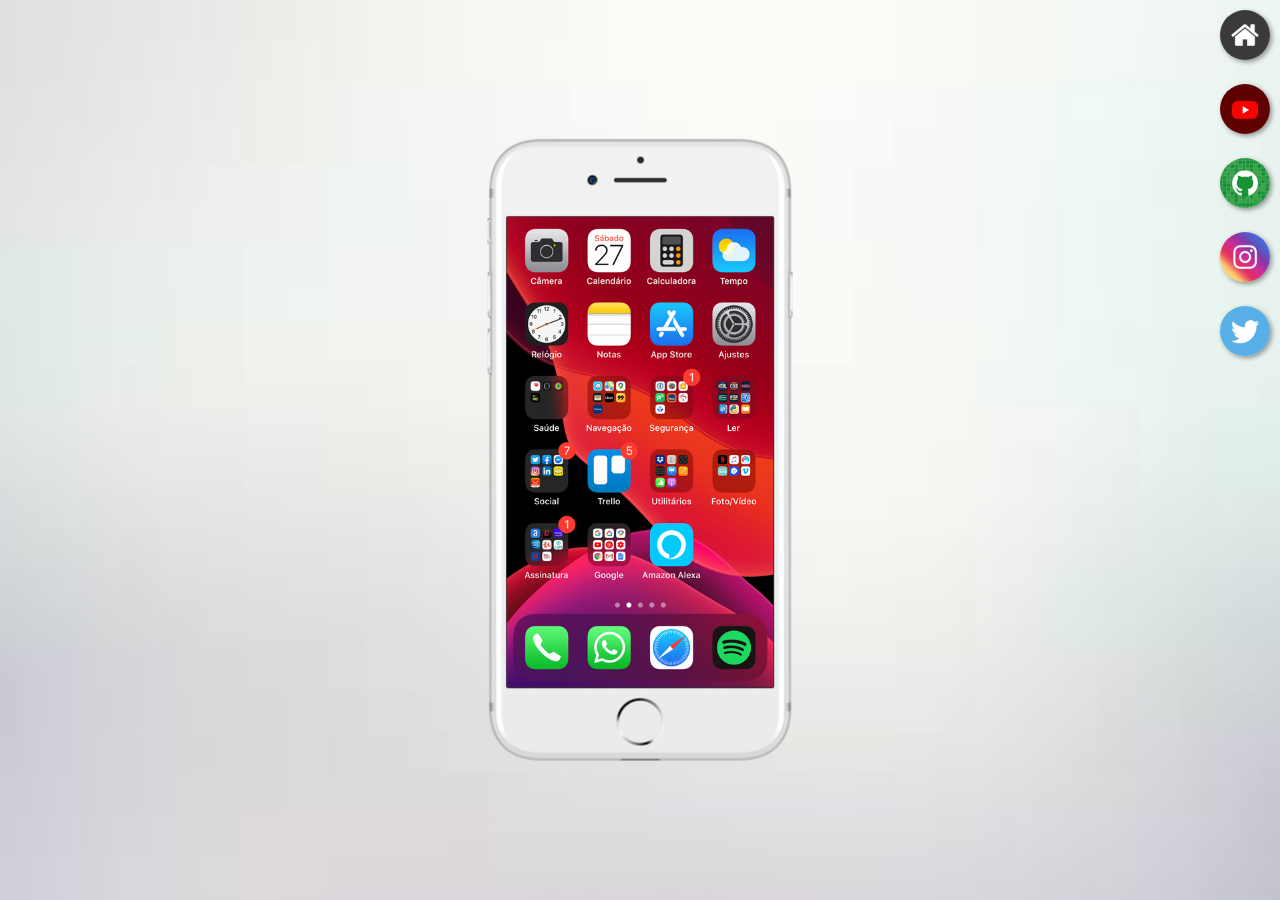
<file: index.html>
<!DOCTYPE html>
<html lang="pt-br">
<head>
    <meta charset="UTF-8">
    <meta name="viewport" content="width=device-width, initial-scale=1.0">
    <title>Projeto Redes Sociais</title>
    <link rel="shortcut icon" href="favicon2.ico" type="image/x-icon">
    <link rel="stylesheet" href="estilos/style.css">
</head>
<body>
   <main>
    <section id="telefone">
        <iframe src="home.html" name="tela" id="tela" frameborder="0">
            Seu navegador não é compatível com isso.
        </iframe>
    </section>
    <section id="redes-sociais">
        <a href="home.html" target="tela"><img src="imagens/logo-home.jpg" alt="Home"></a> <br>
        <a href="youtube.html" target="tela"><img src="imagens/logo-youtube.jpg" alt="Youtube"></a> <br>
        <a href="github.html" target="tela"><img src="imagens/logo-github.jpg" alt="Github"></a> <br>
        <a href="instagram.html" target="tela"><img src="imagens/logo-instagram.jpg" alt="Instagram"></a> <br>
        <a href="twitter.html" target="tela"><img src="imagens/logo-twitter.jpg" alt="Twitter"></a> <br>
    </section>
   </main>
</body>
</html>
</file>
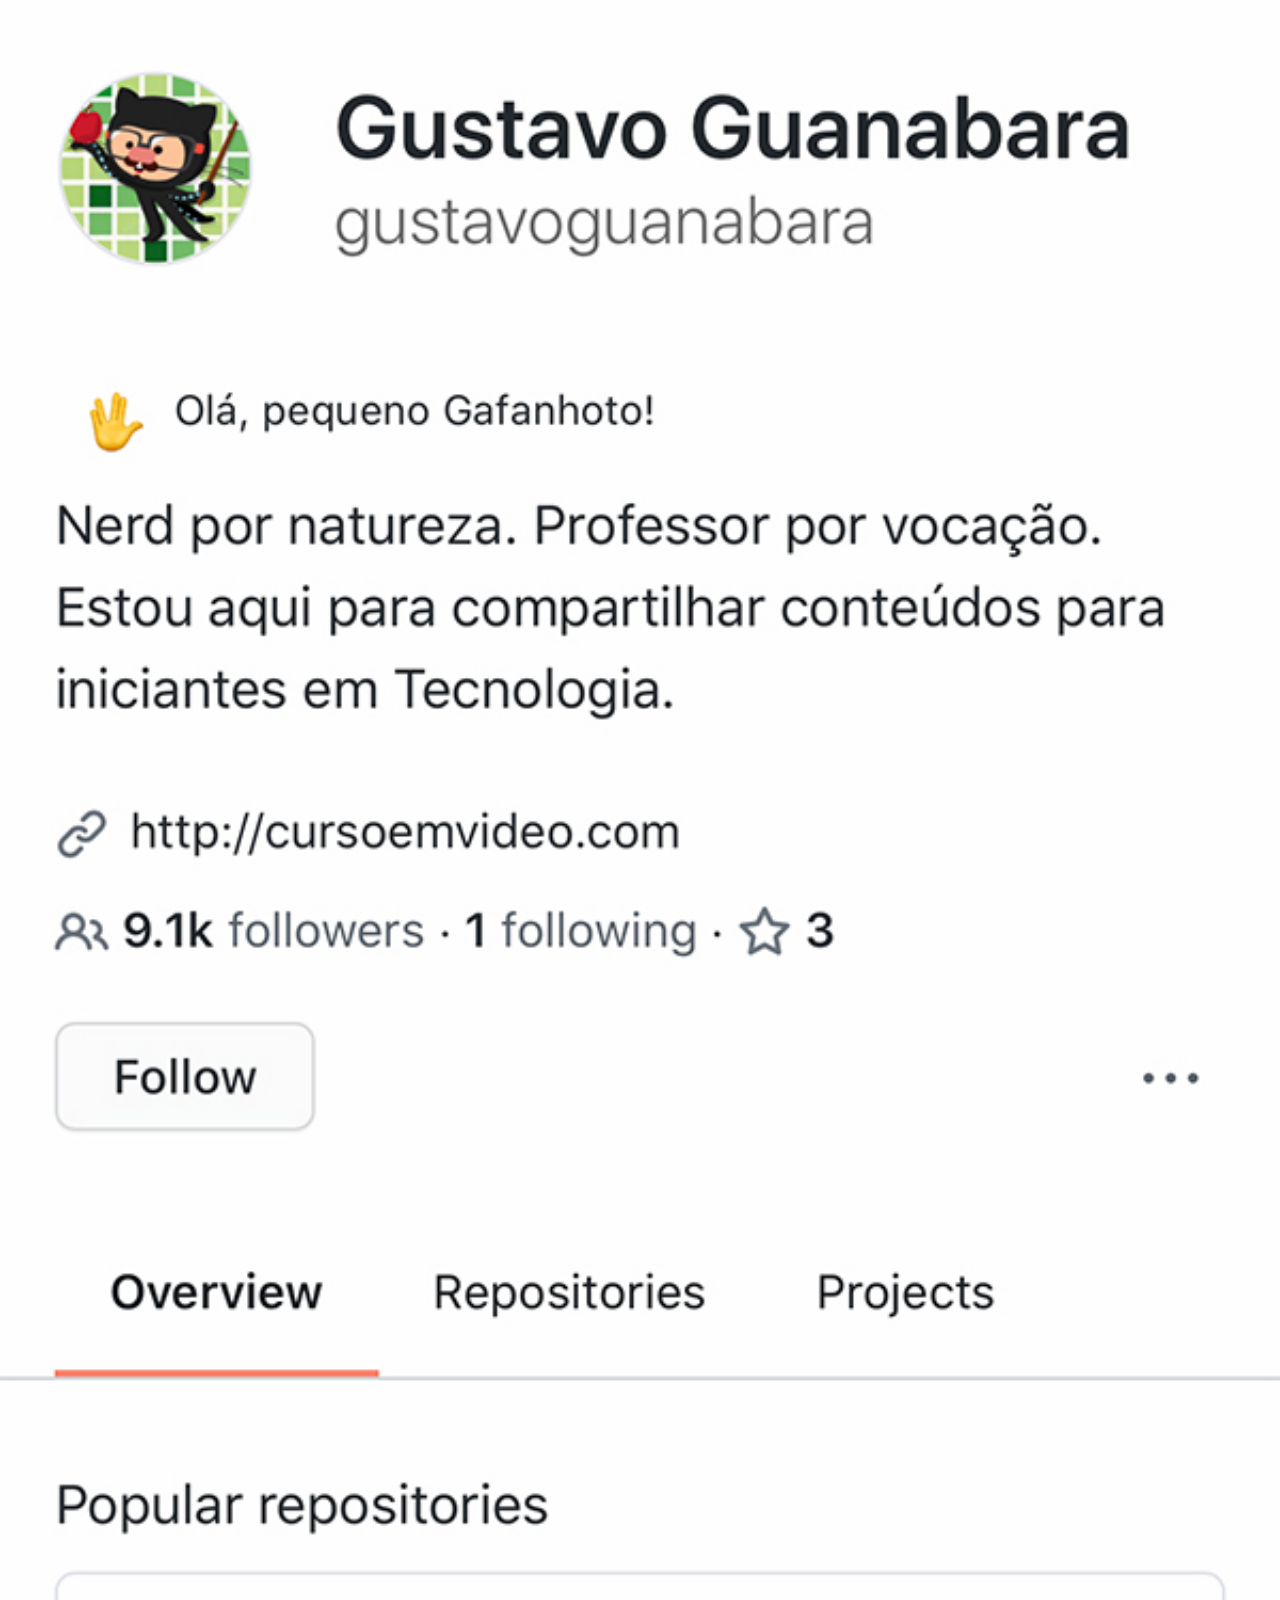
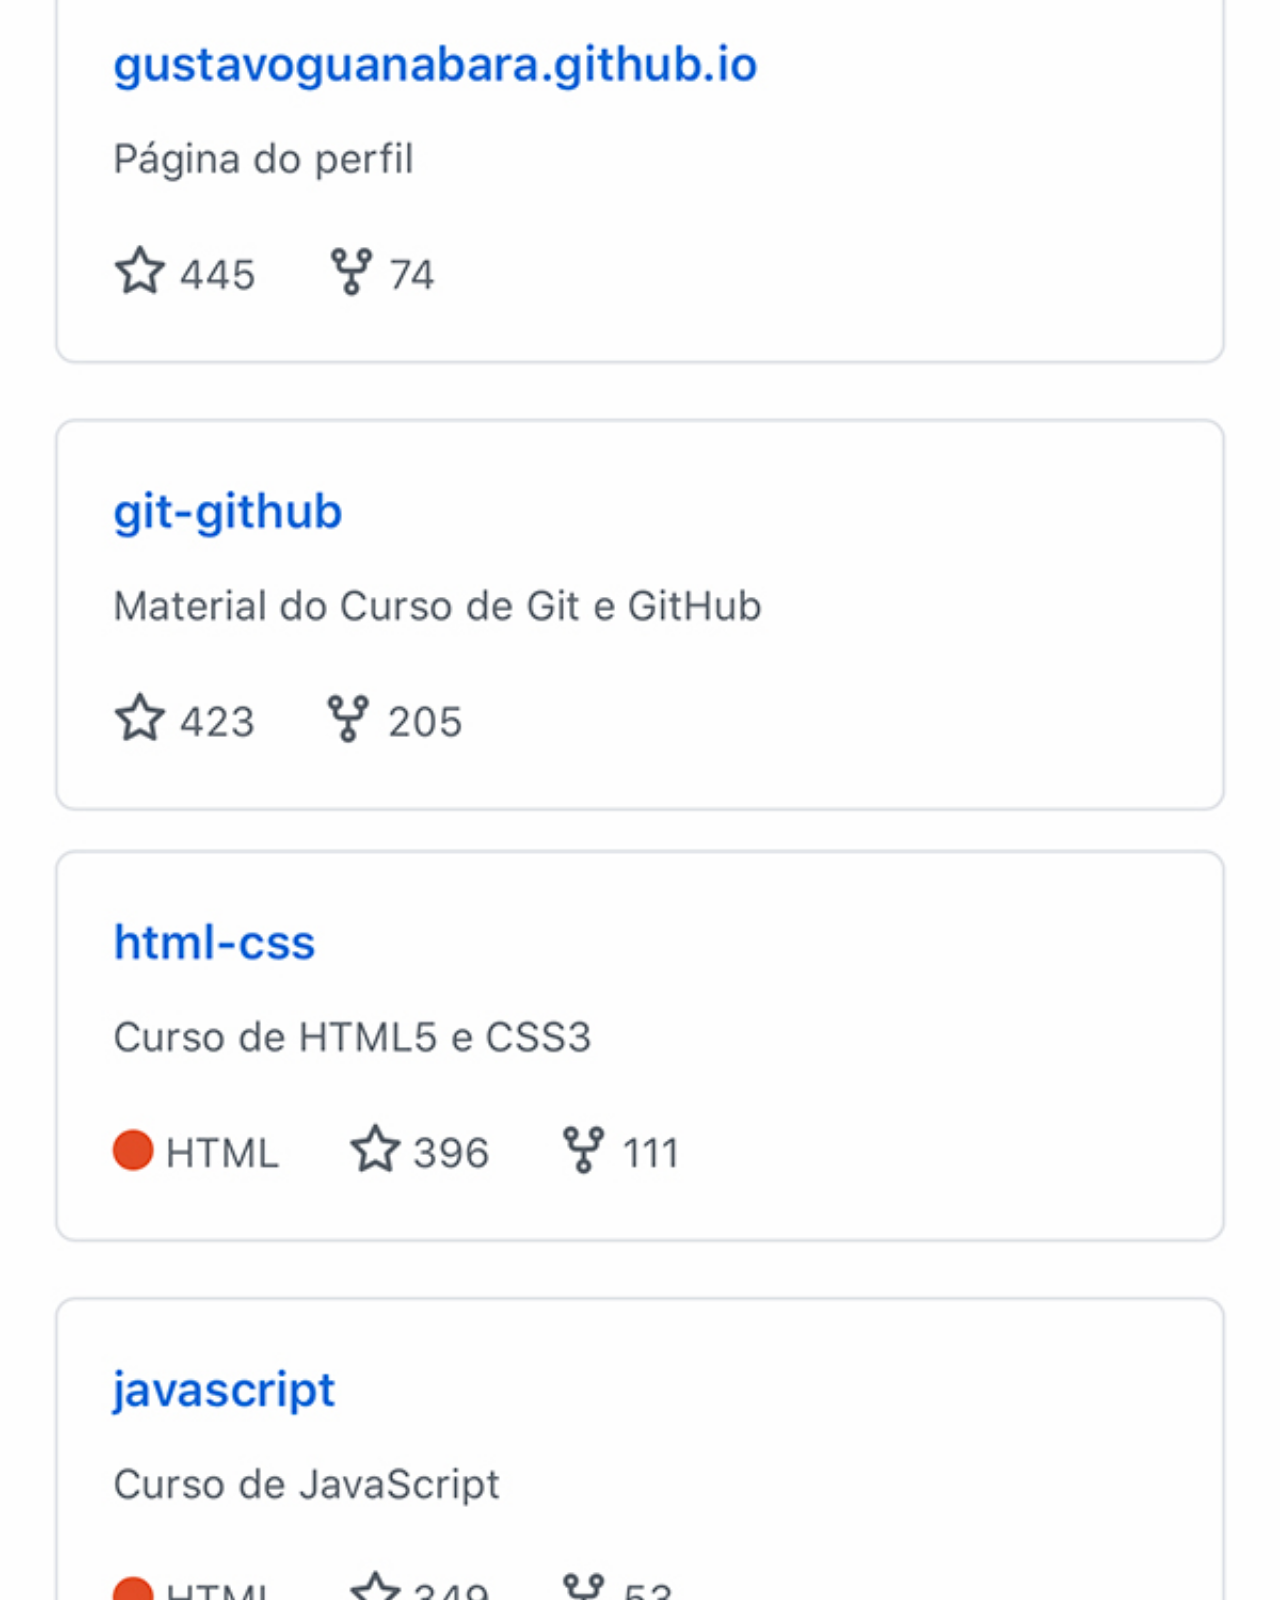
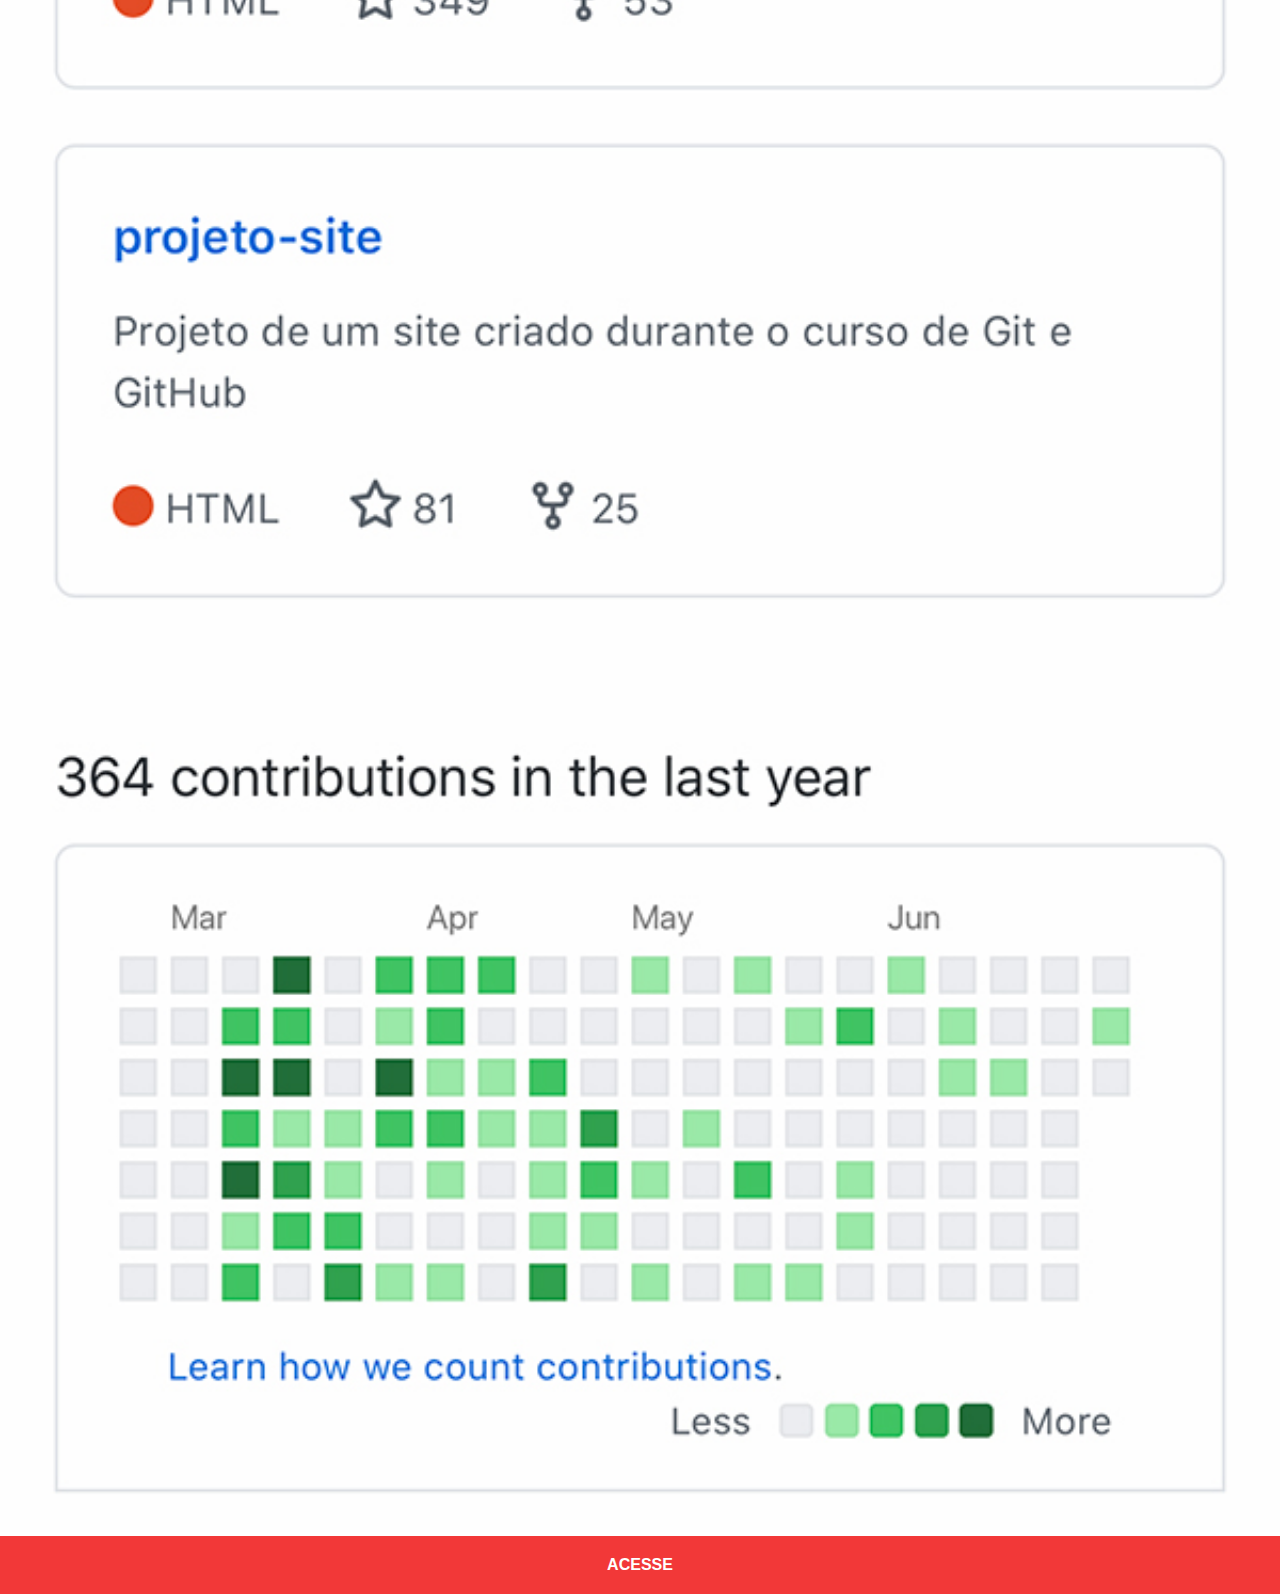
<file: github.html>
<!DOCTYPE html>
<html lang="pt-br">
<head>
    <meta charset="UTF-8">
    <meta name="viewport" content="width=device-width, initial-scale=1.0">
    <title>Github</title>
    <link rel="stylesheet" href="estilos/social.css">
</head>
<body>
    <img src="imagens/tela-github.jpg" alt="Github">
    <a href="https://github.com/gustavoguanabara" target="_blank"> ACESSE</a>
</body>
</html>
</file>
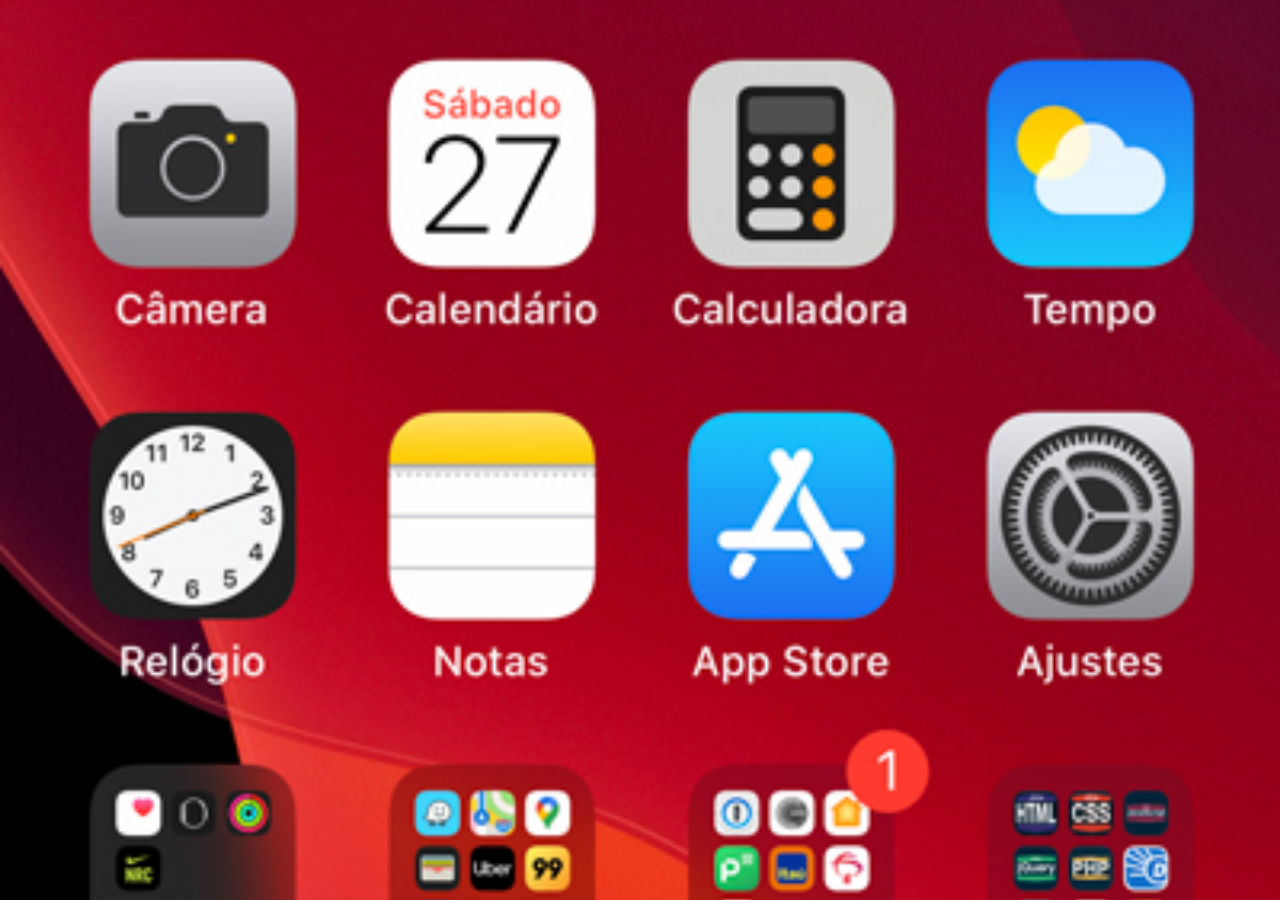
<file: home.html>
<!DOCTYPE html>
<html lang="pt-br">
<head>
    <meta charset="UTF-8">
    <meta name="viewport" content="width=device-width, initial-scale=1.0">
    <title>Home</title>
</head>
<style>
    * {
        margin: 0px;
        padding: 0px;
    }

    body {
        height: 100vh;
        width: 100vw;
        background: black url('imagens/tela-home.jpg') no-repeat top center;
        background-size: cover;
    }
</style>
<body>
    
</body>
</html>
</file>
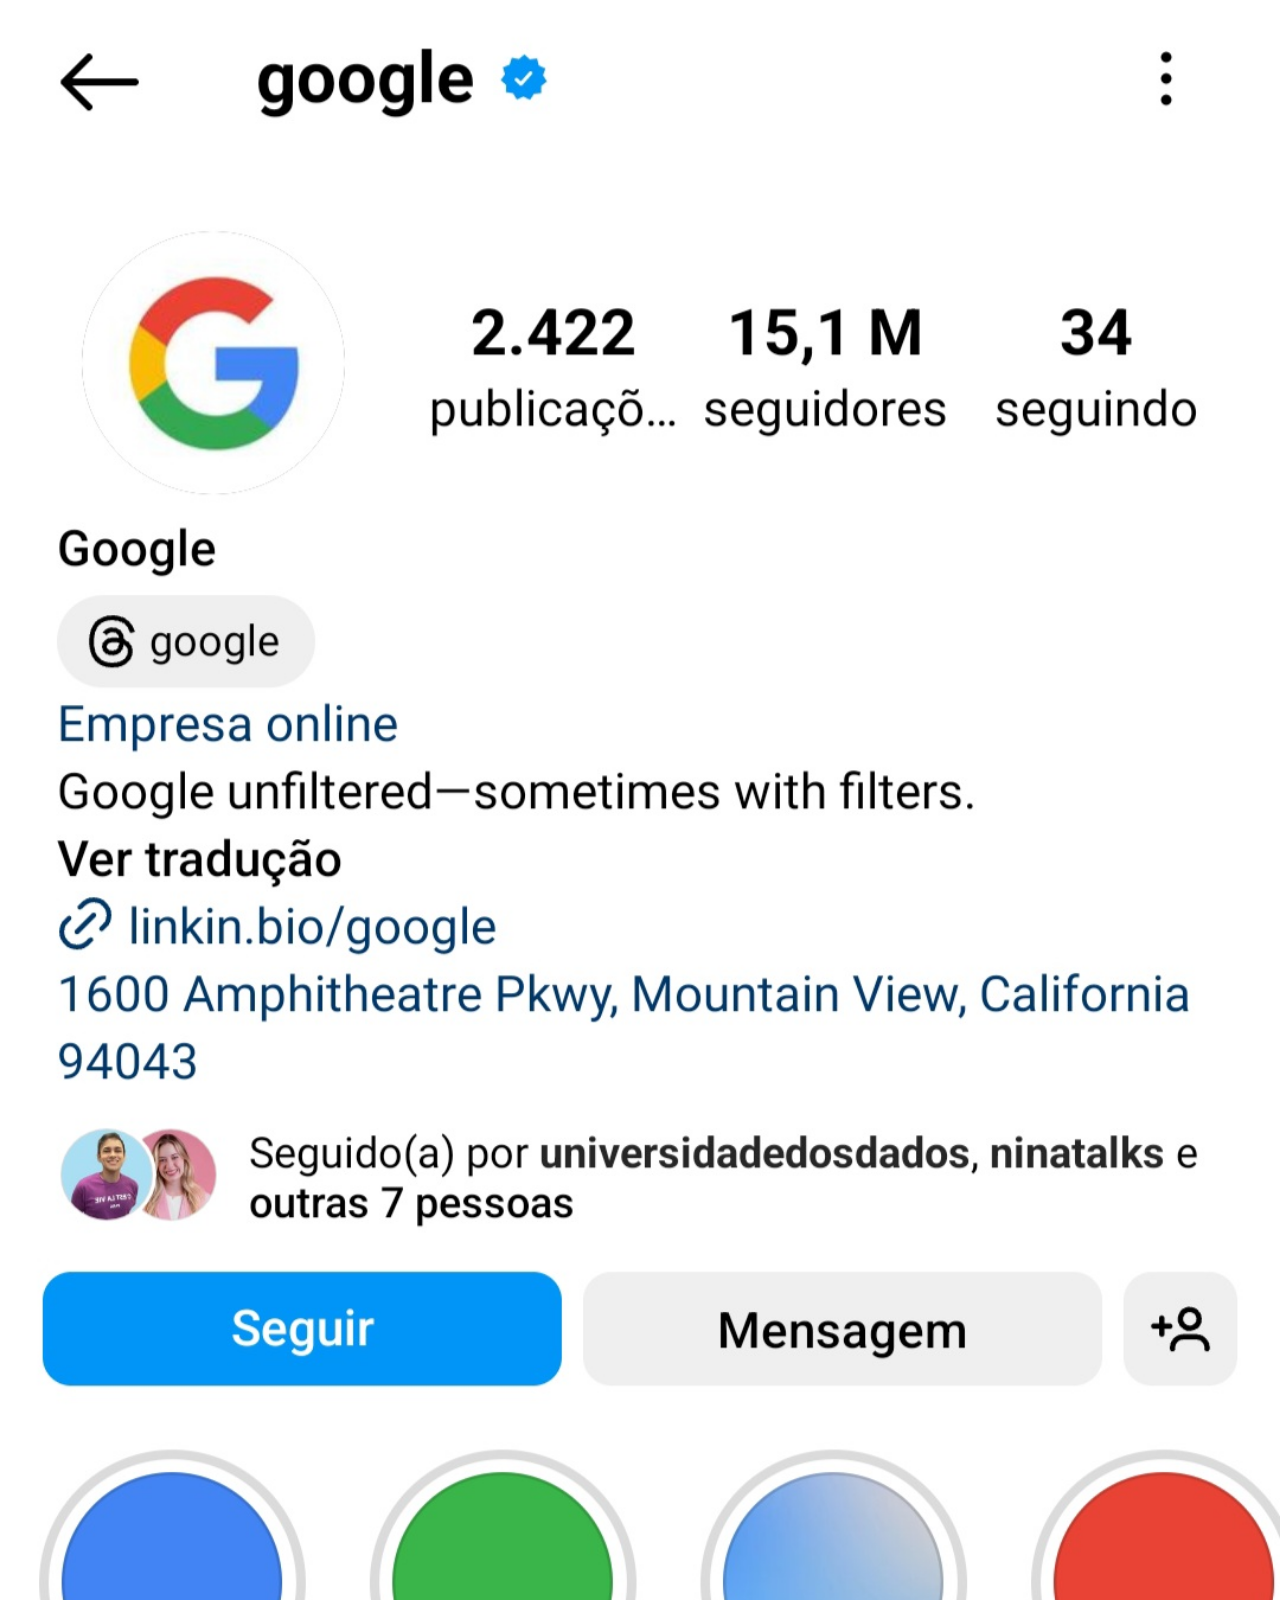
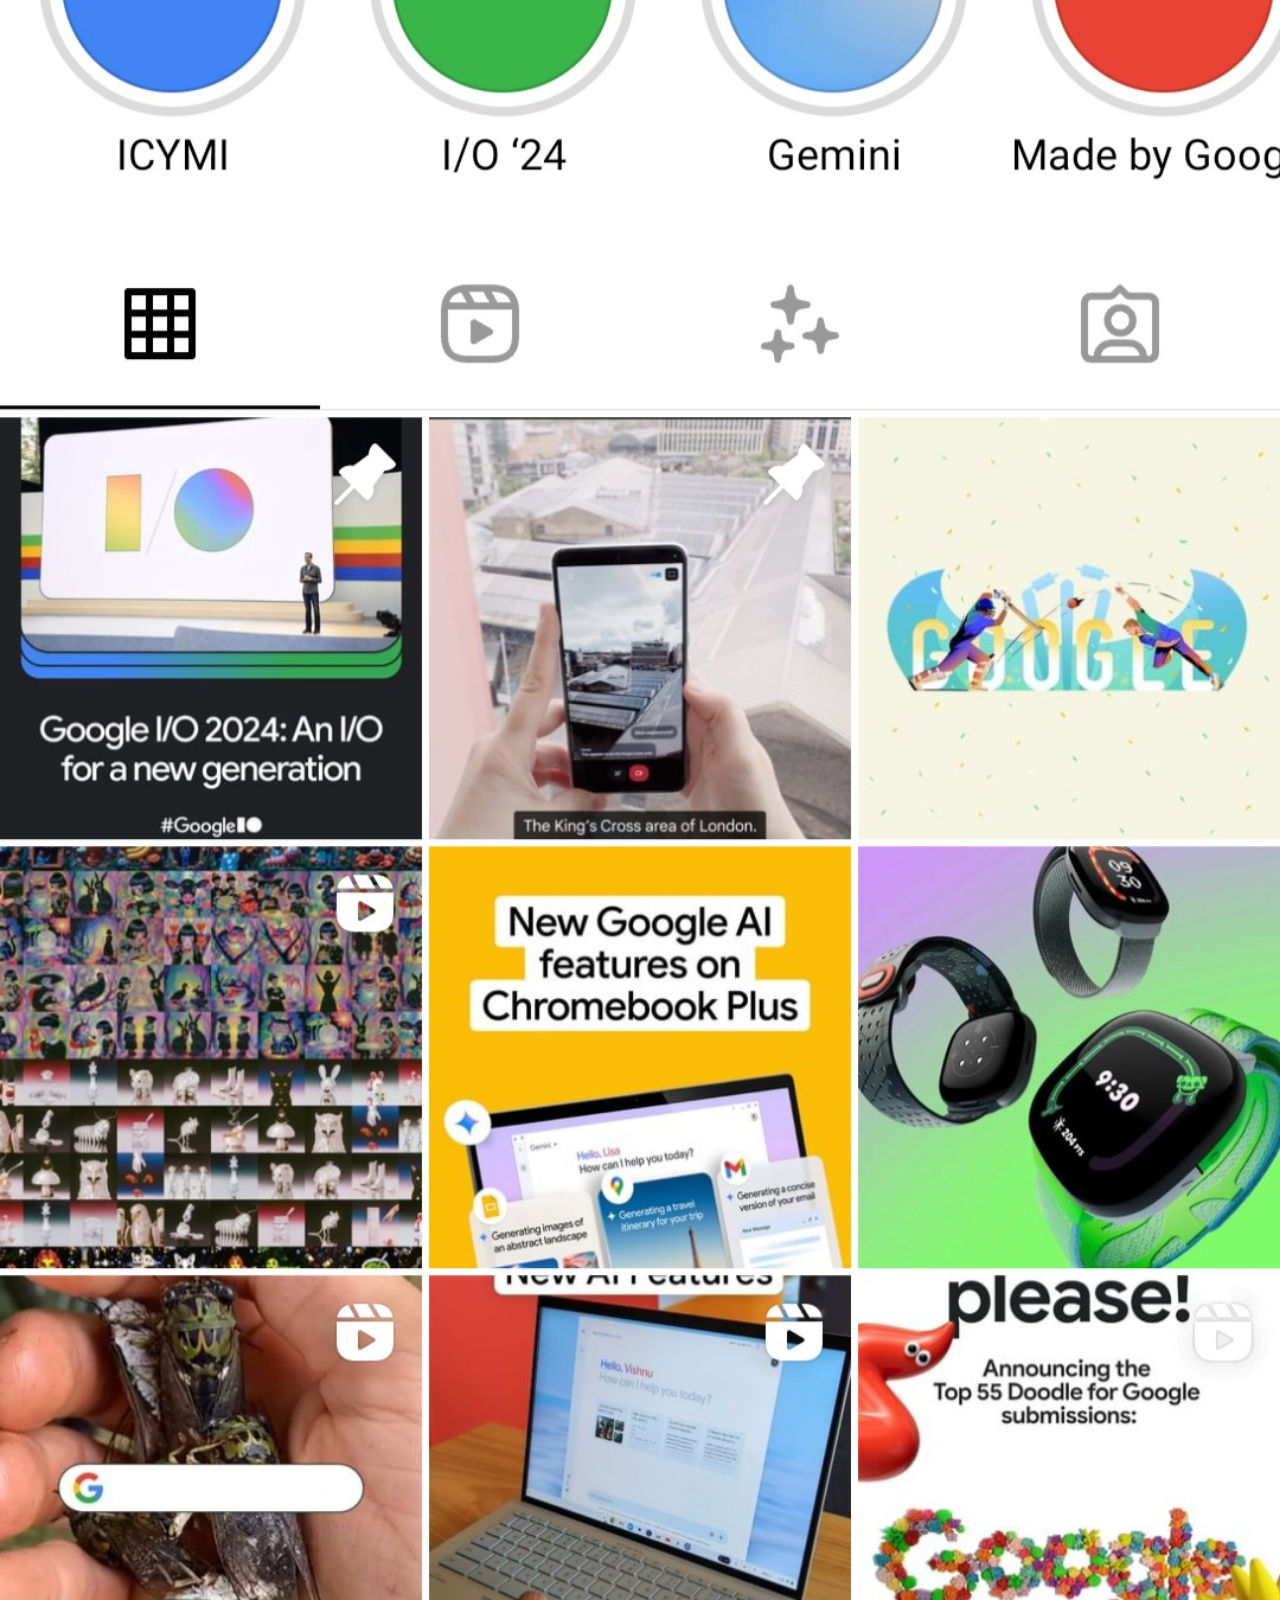
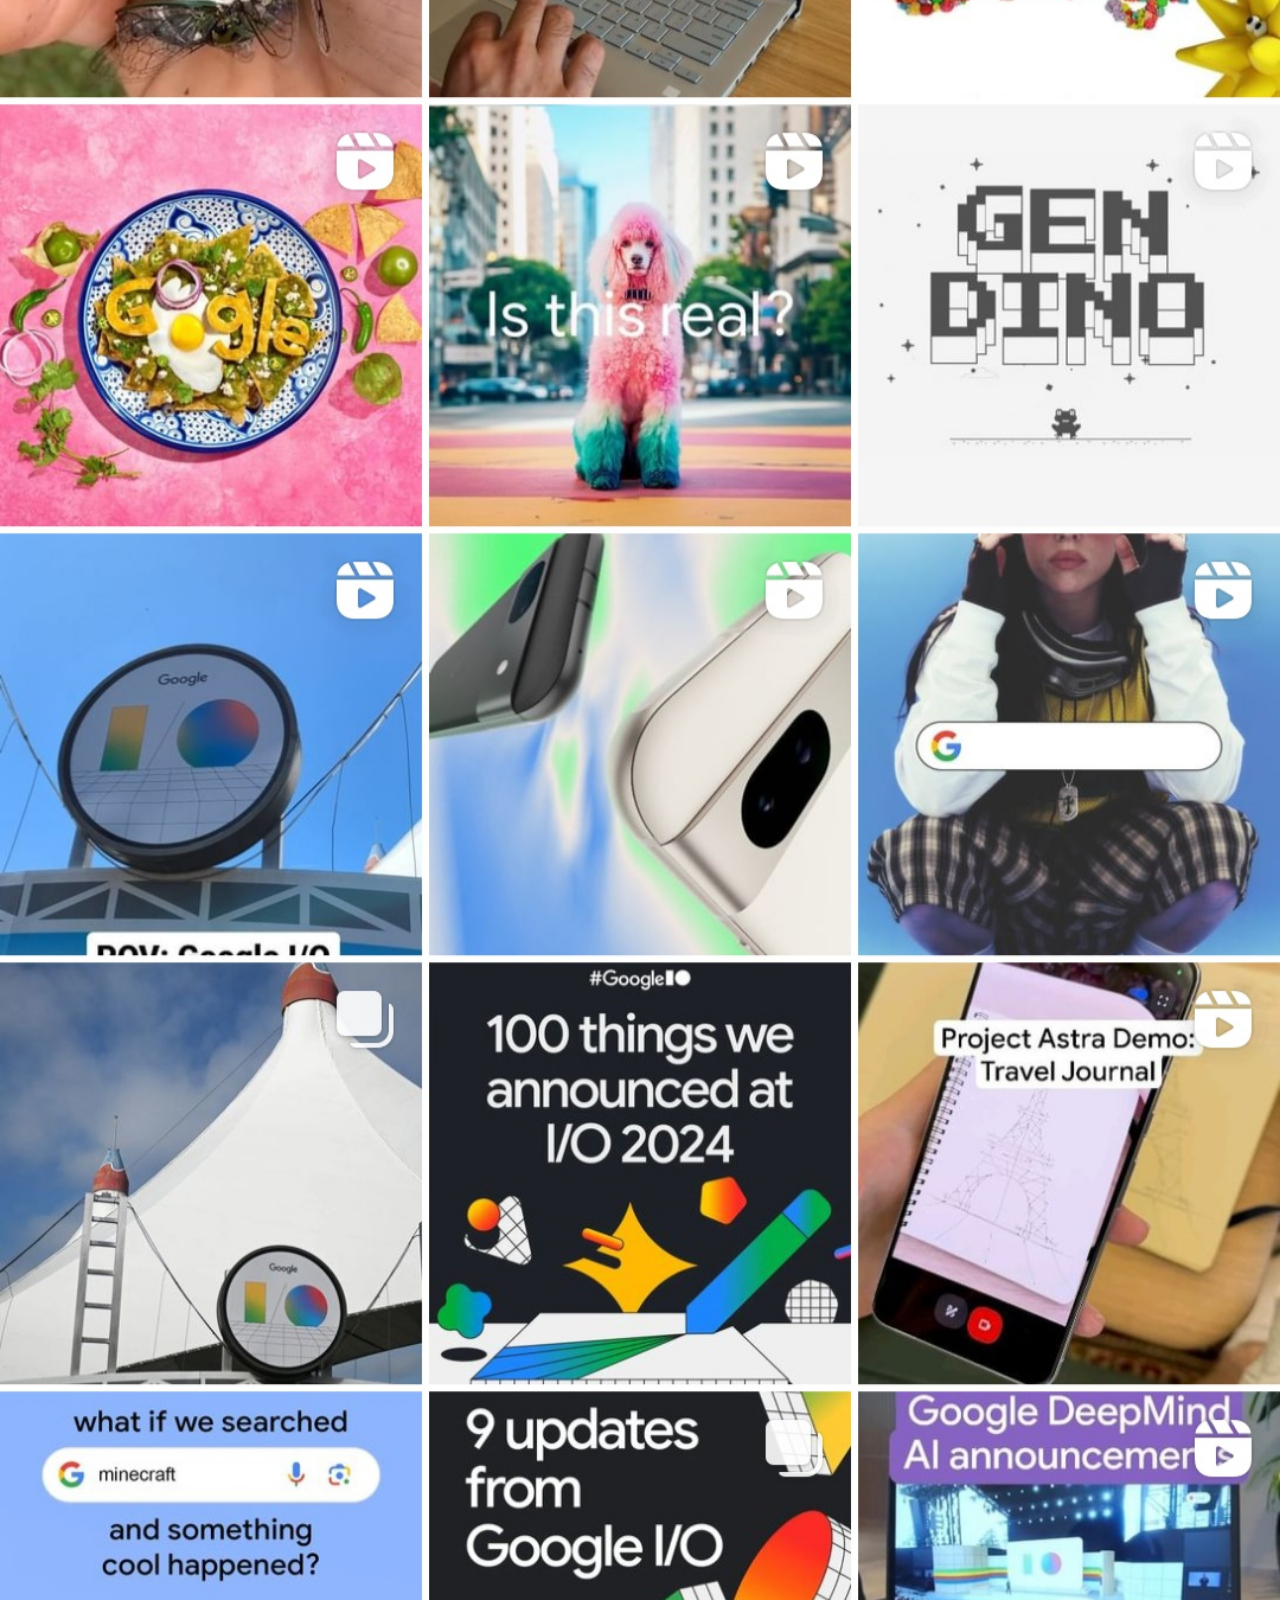
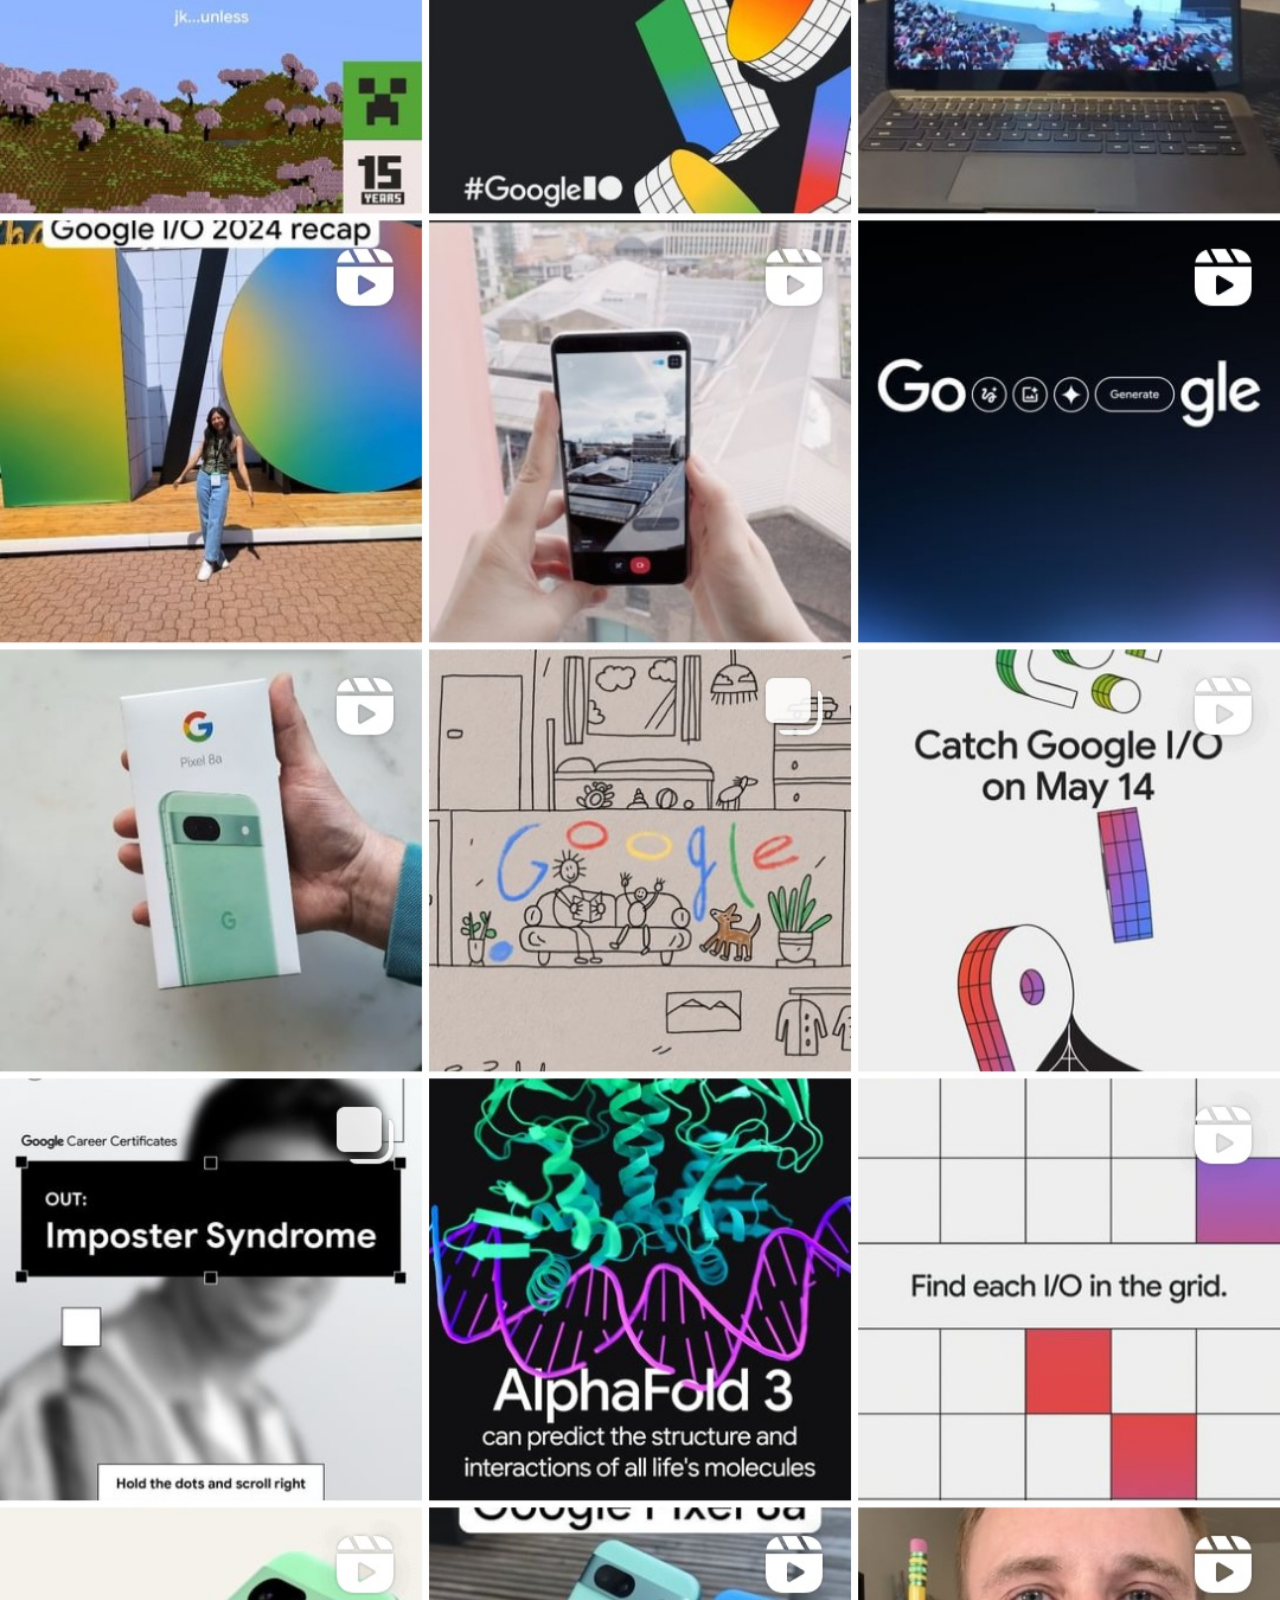
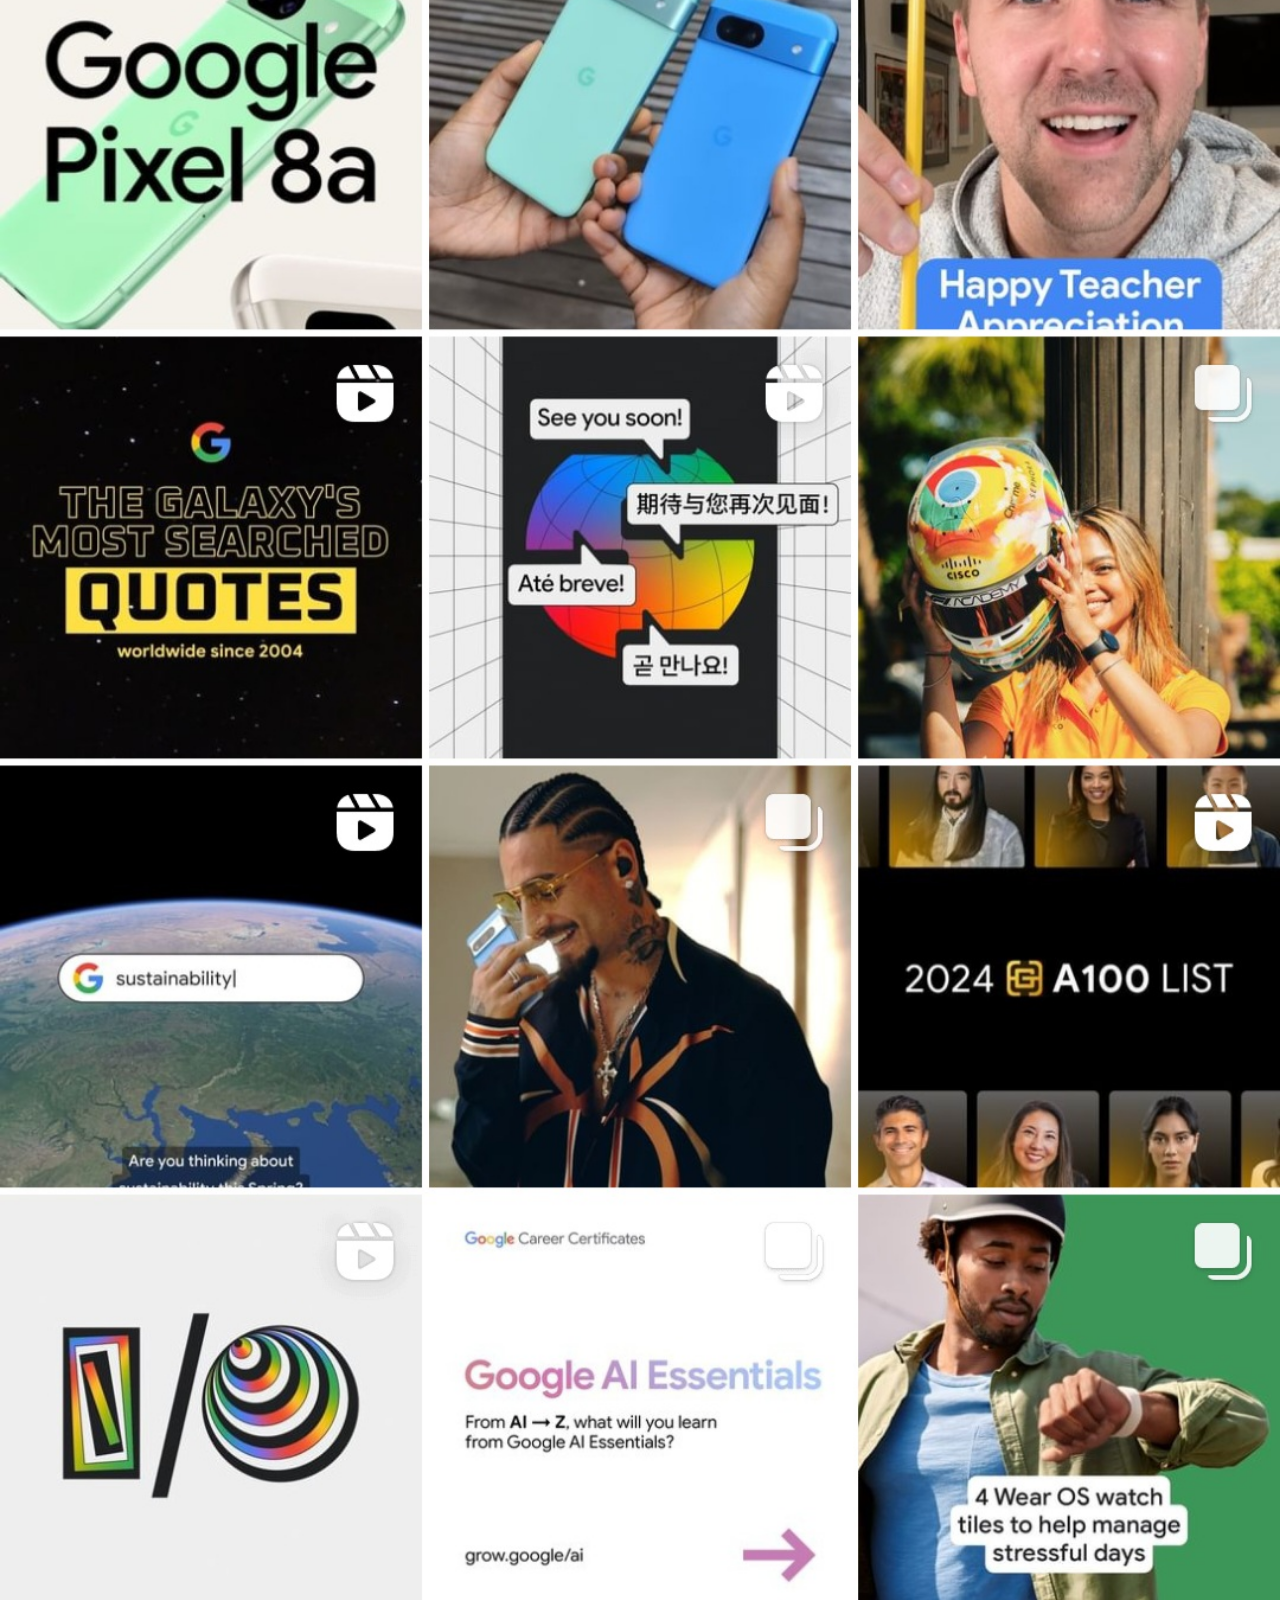
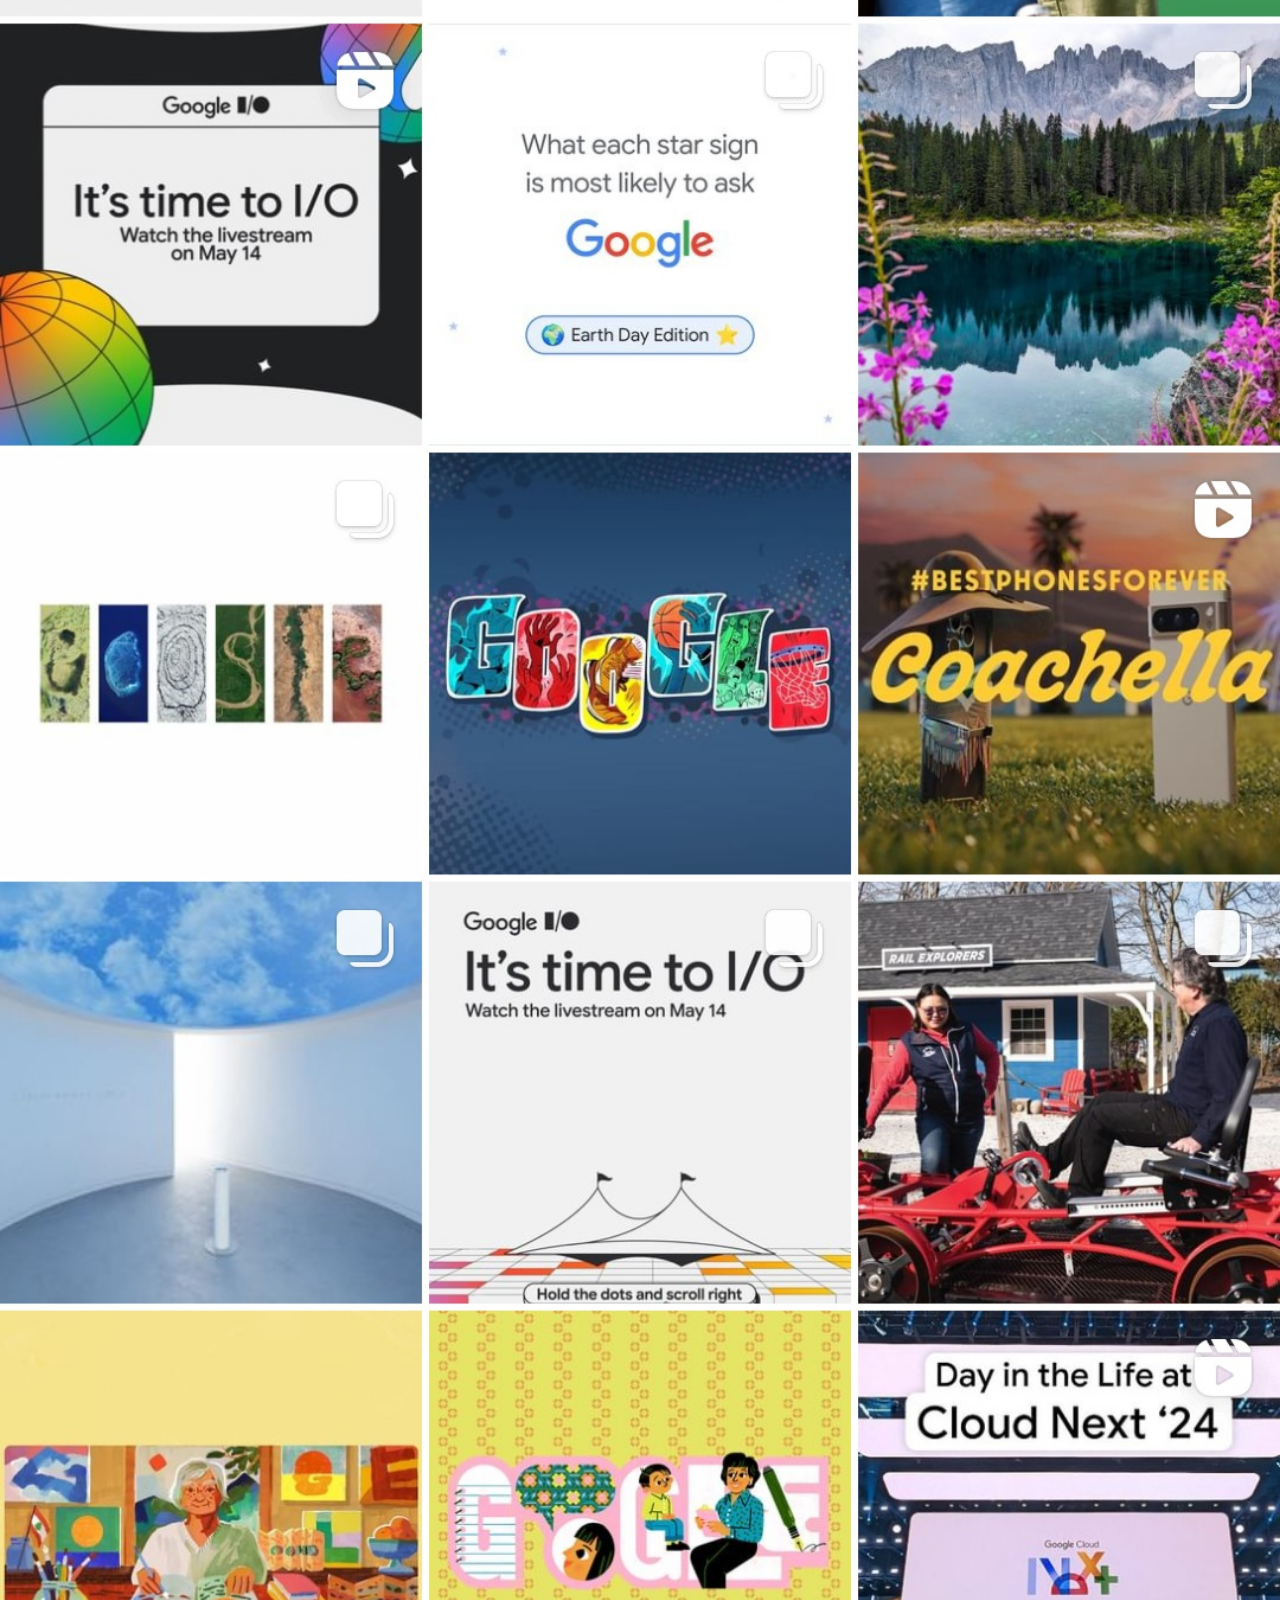
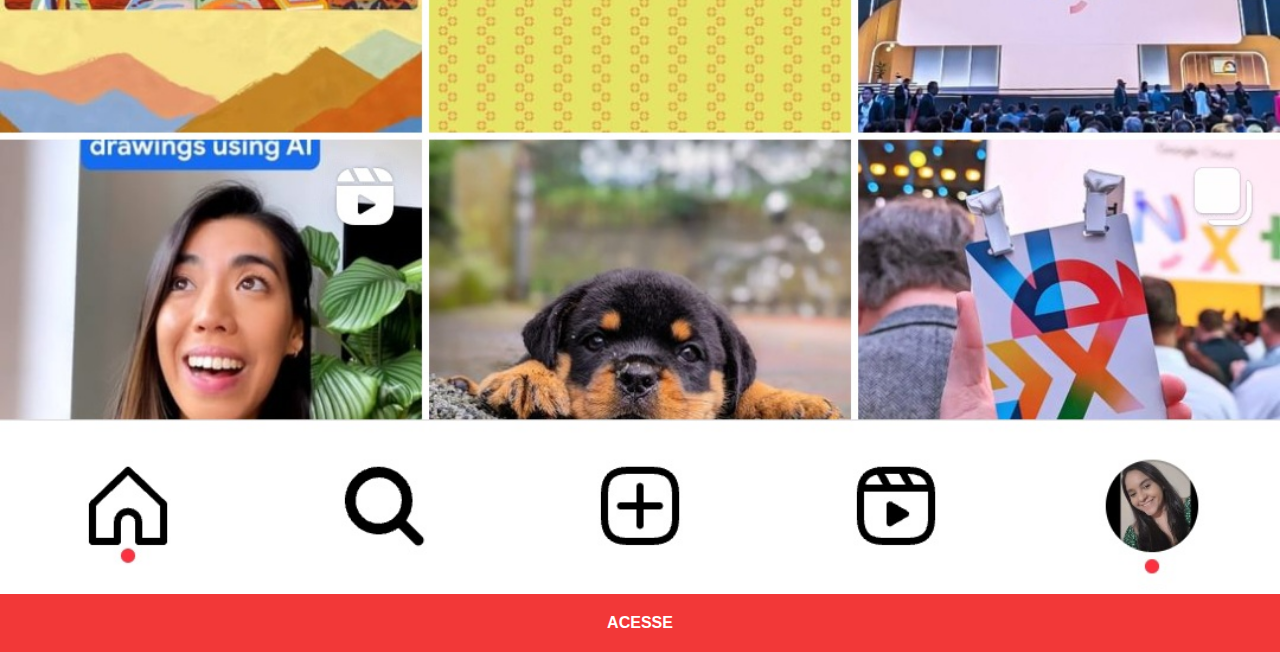
<file: instagram.html>
<!DOCTYPE html>
<html lang="pt-br">
<head>
    <meta charset="UTF-8">
    <meta name="viewport" content="width=device-width, initial-scale=1.0">
    <title>Instagram</title>
    <link rel="stylesheet" href="estilos/social.css">
</head>
<body>
   <img src="imagens/tela-instagram-google.jpg" alt="Instagram"> 
   <a href="https://www.instagram.com/google/" target="_blank">ACESSE</a>
</body>
</html>
</file>
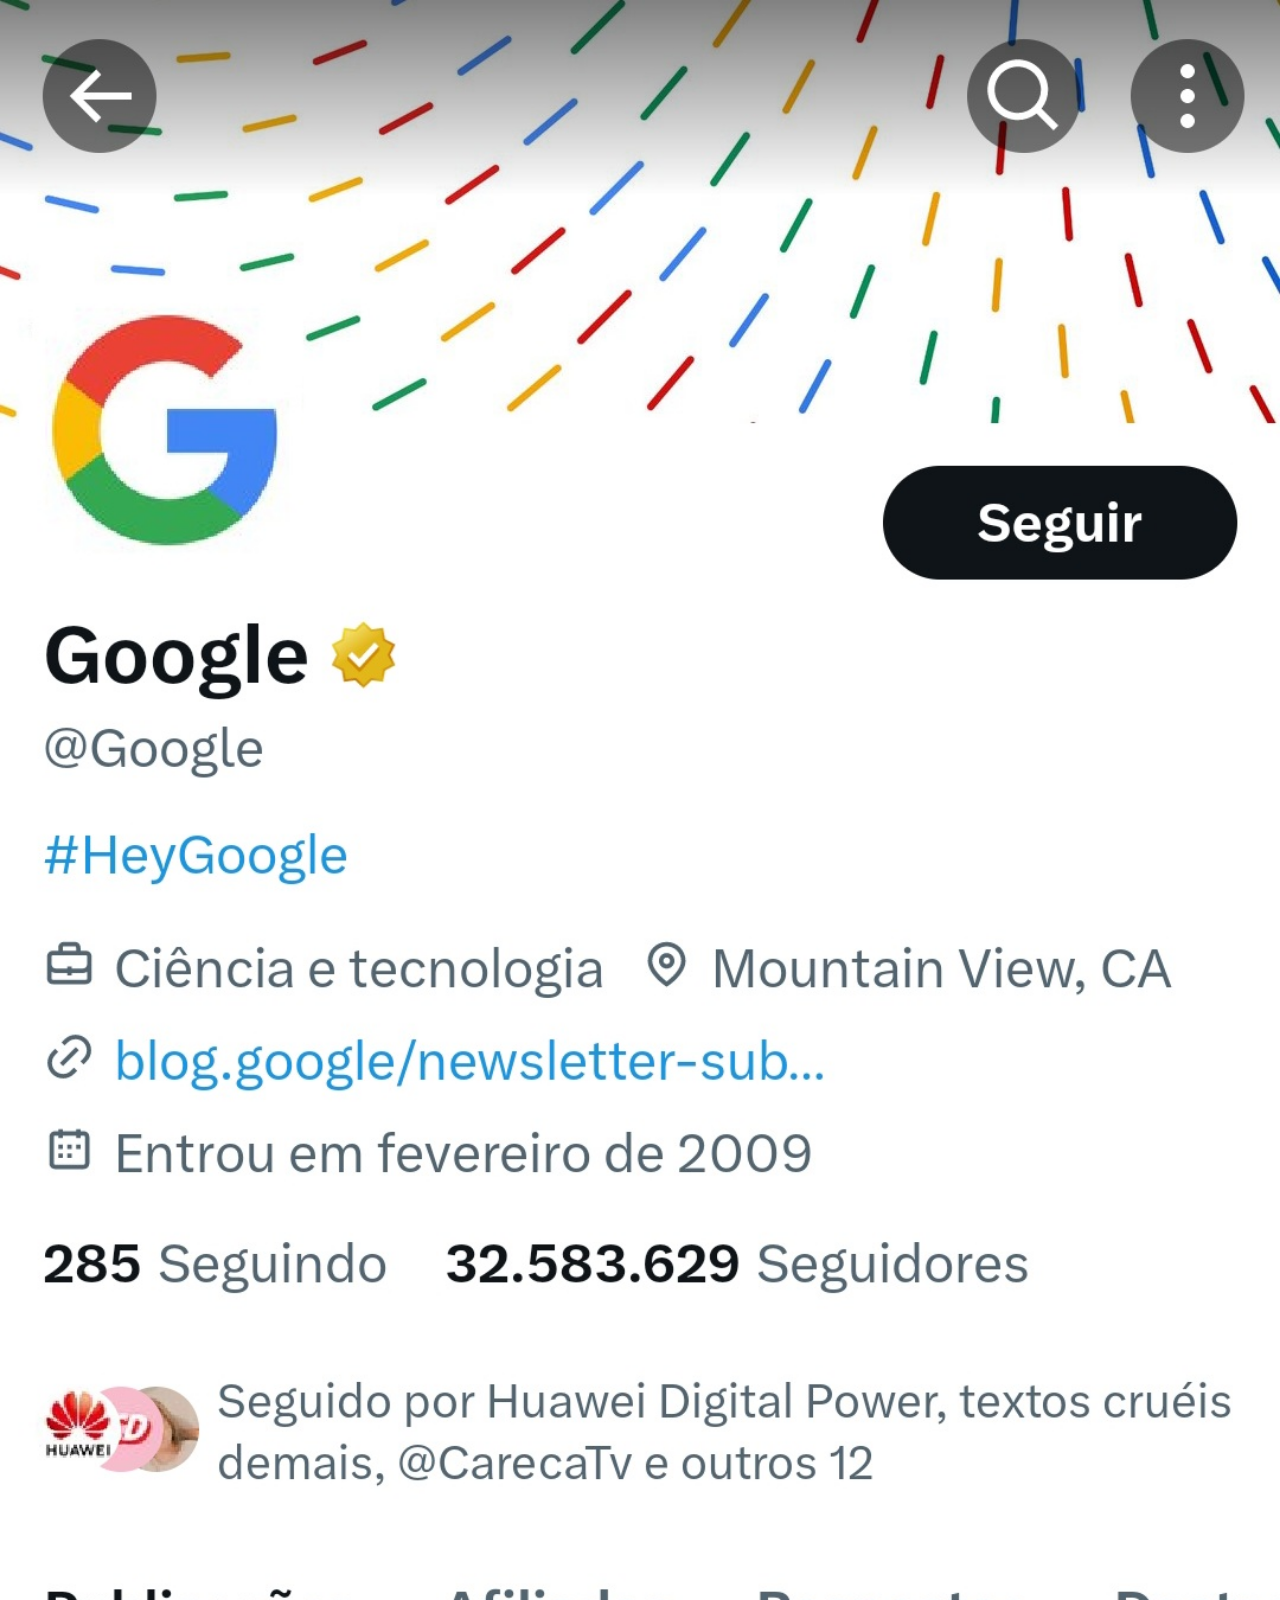
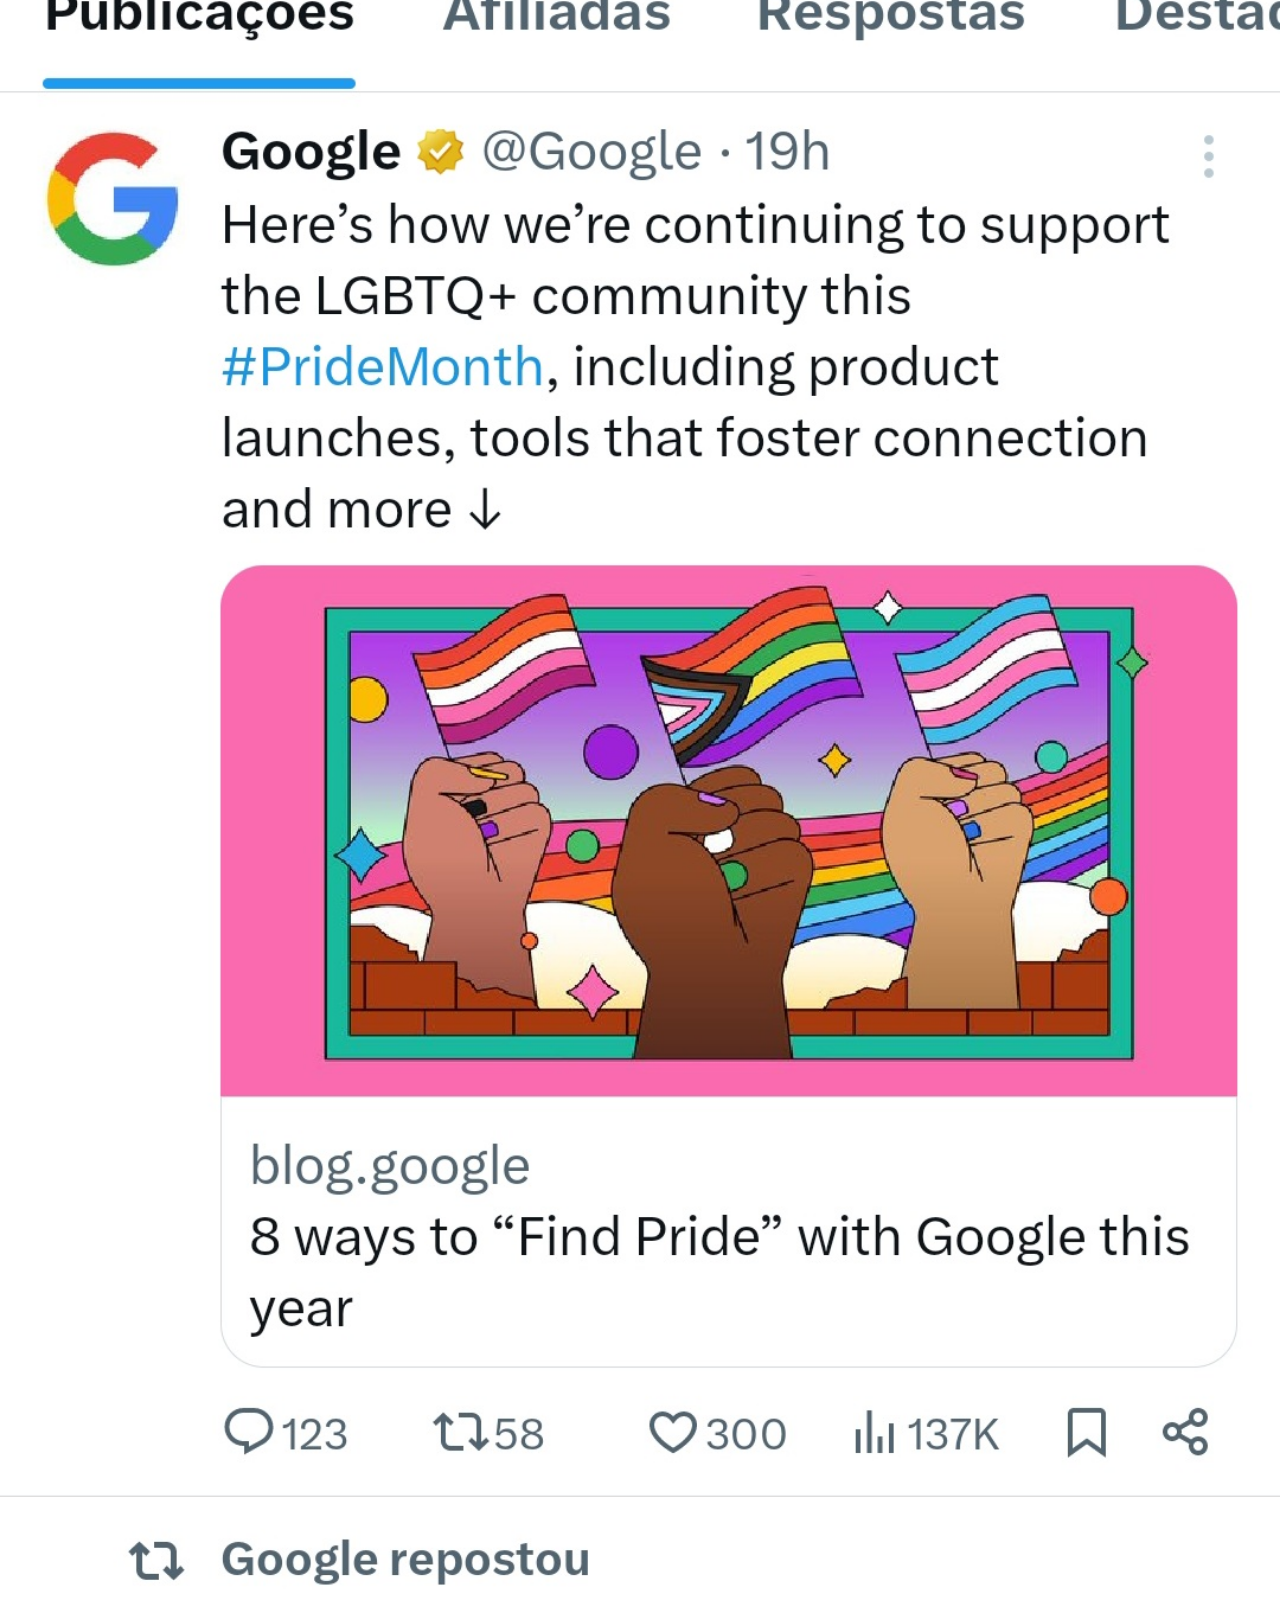
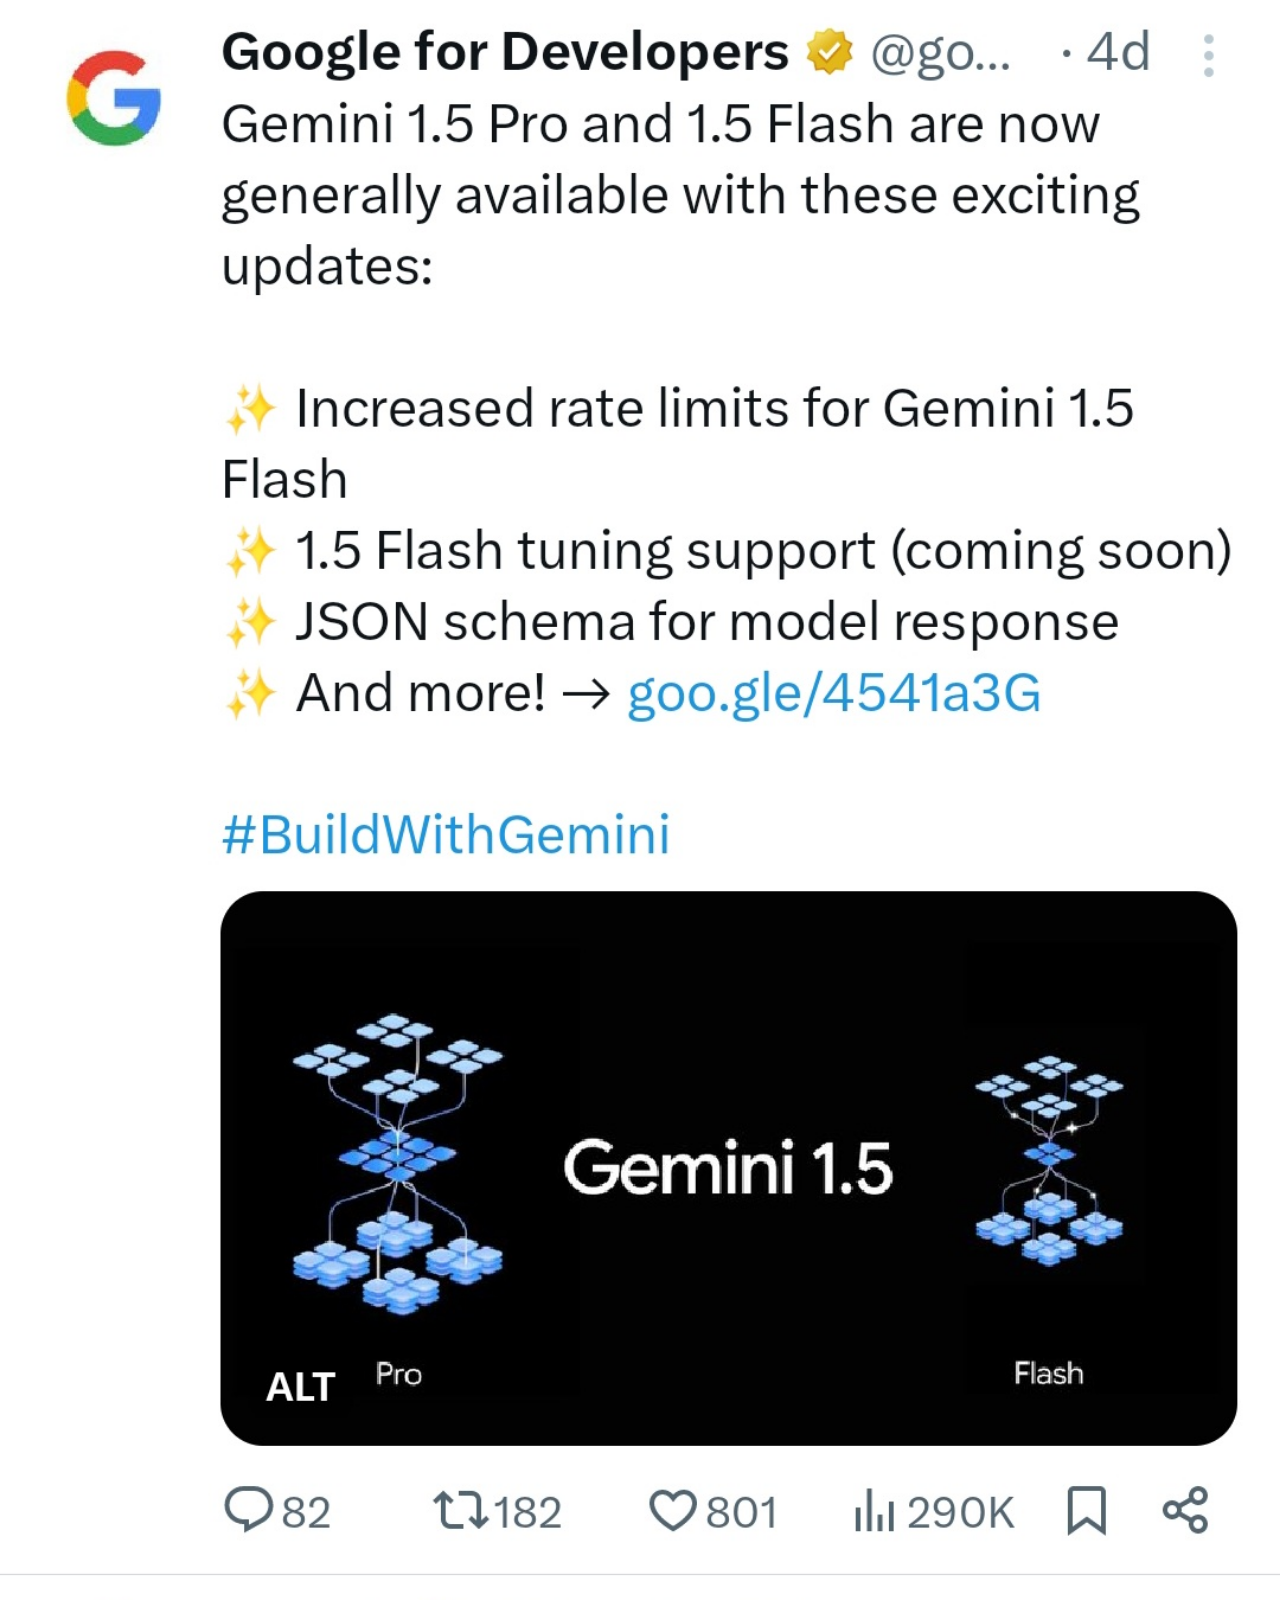
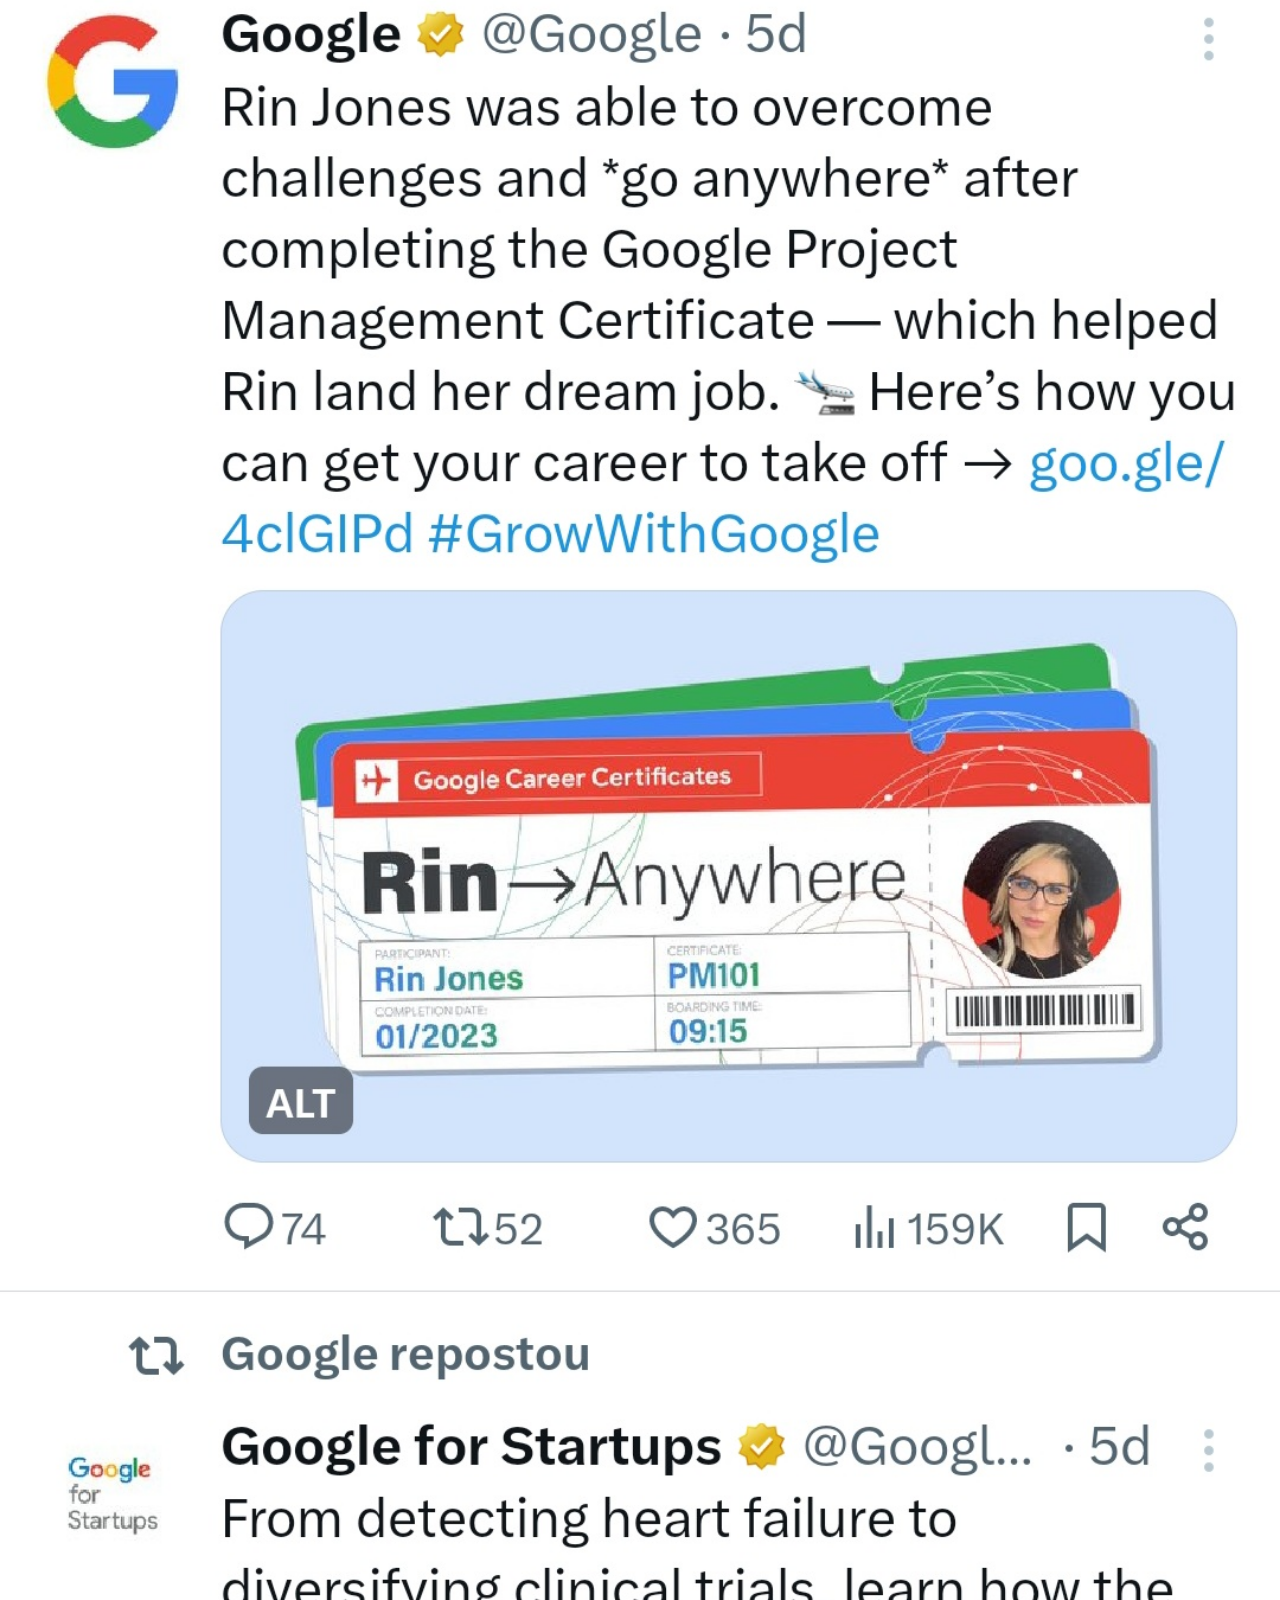
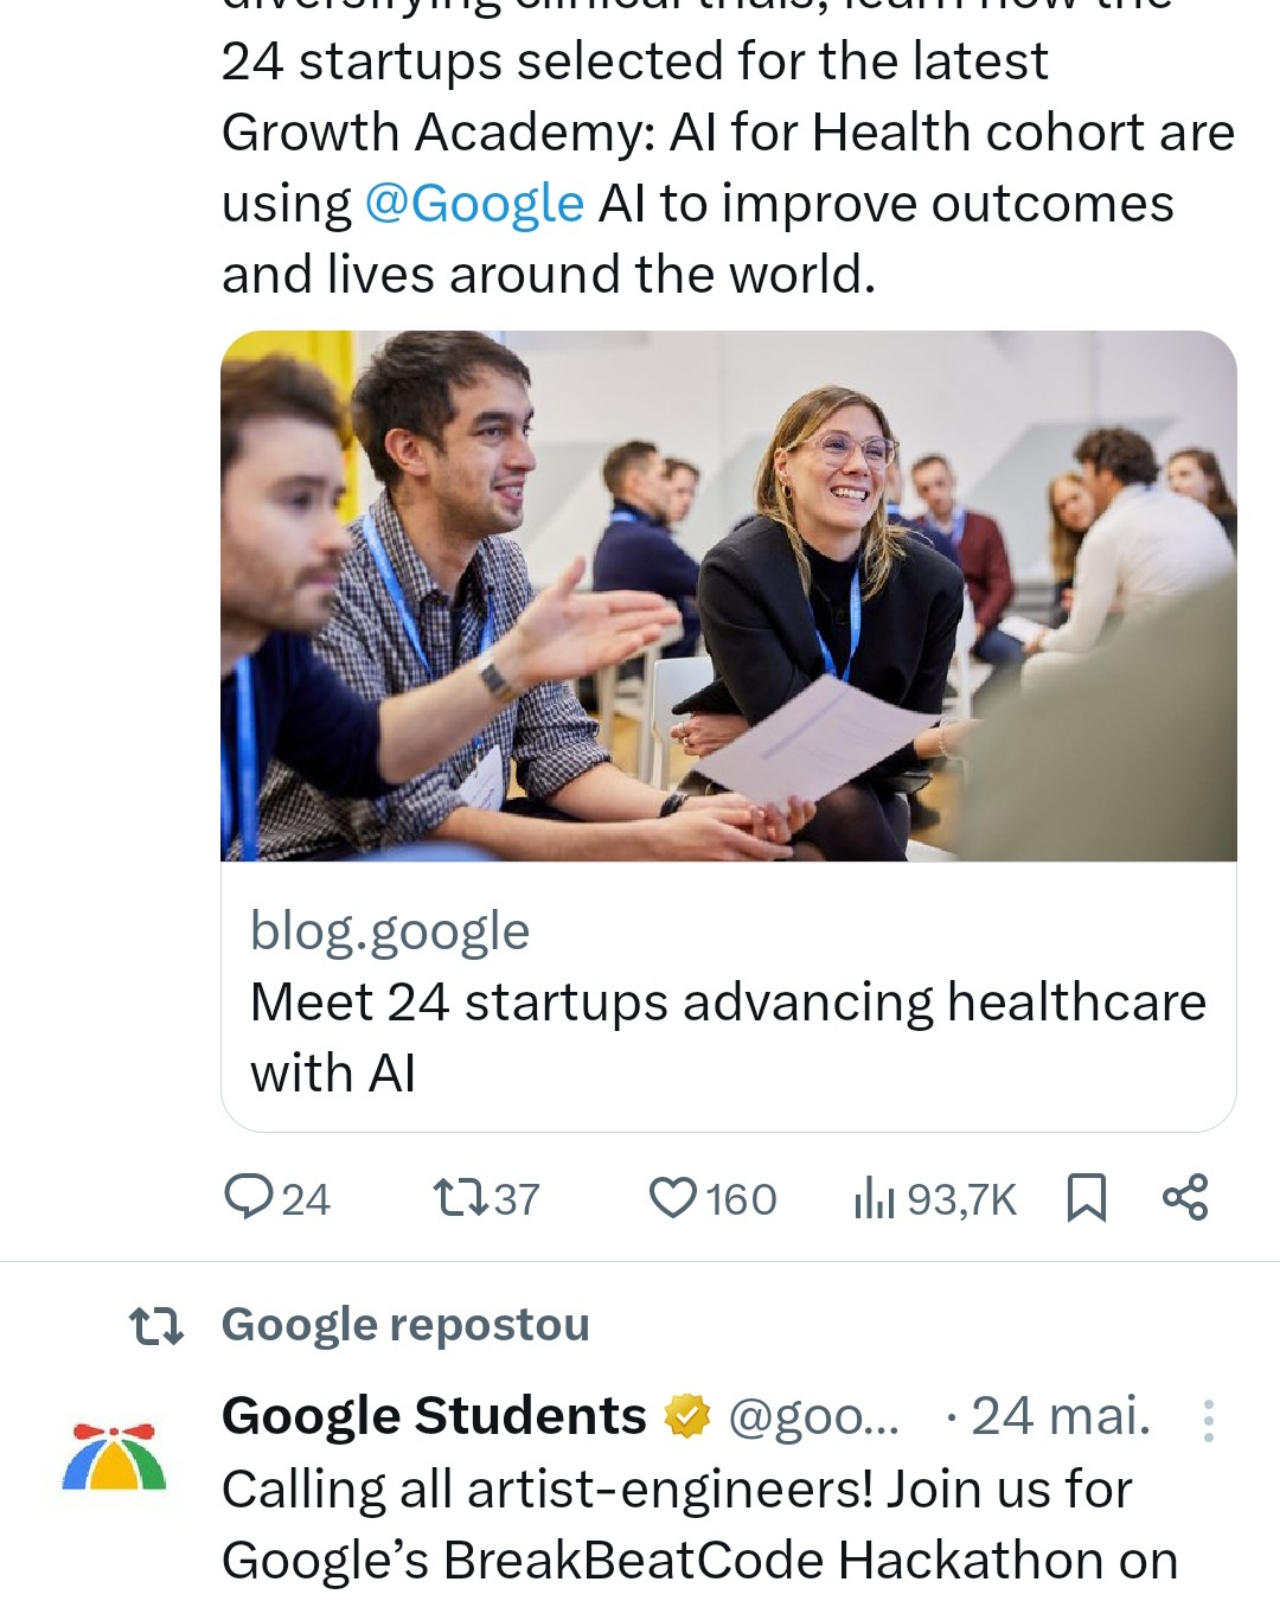
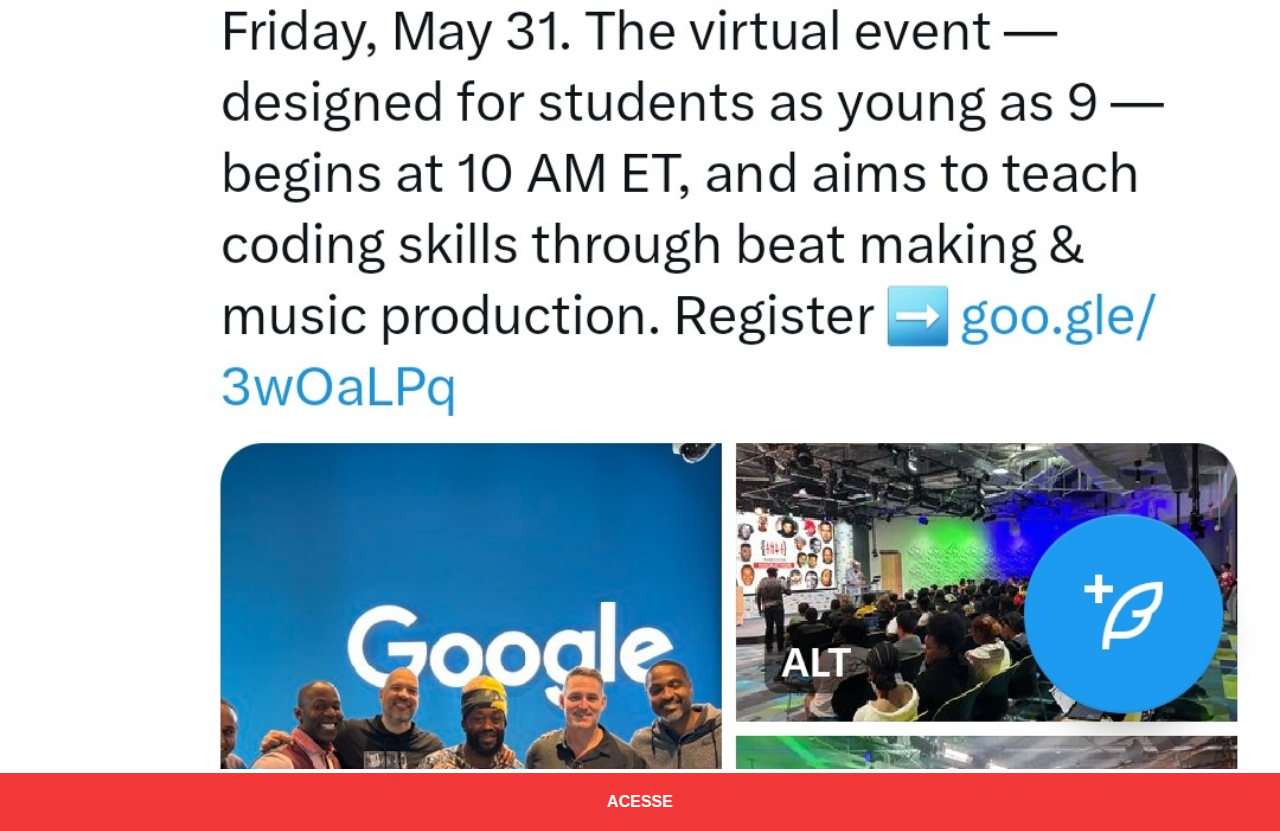
<file: twitter.html>
<!DOCTYPE html>
<html lang="pt-br">
<head>
    <meta charset="UTF-8">
    <meta name="viewport" content="width=device-width, initial-scale=1.0">
    <title>Twitter</title>
    <link rel="stylesheet" href="estilos/social.css">
</head>
<body>
    <img src="imagens/tela-x-google.jpg" alt="Twitter">  
    <a href="https://x.com/Google" target="_blank">ACESSE</a>
</body>
</html>
</file>
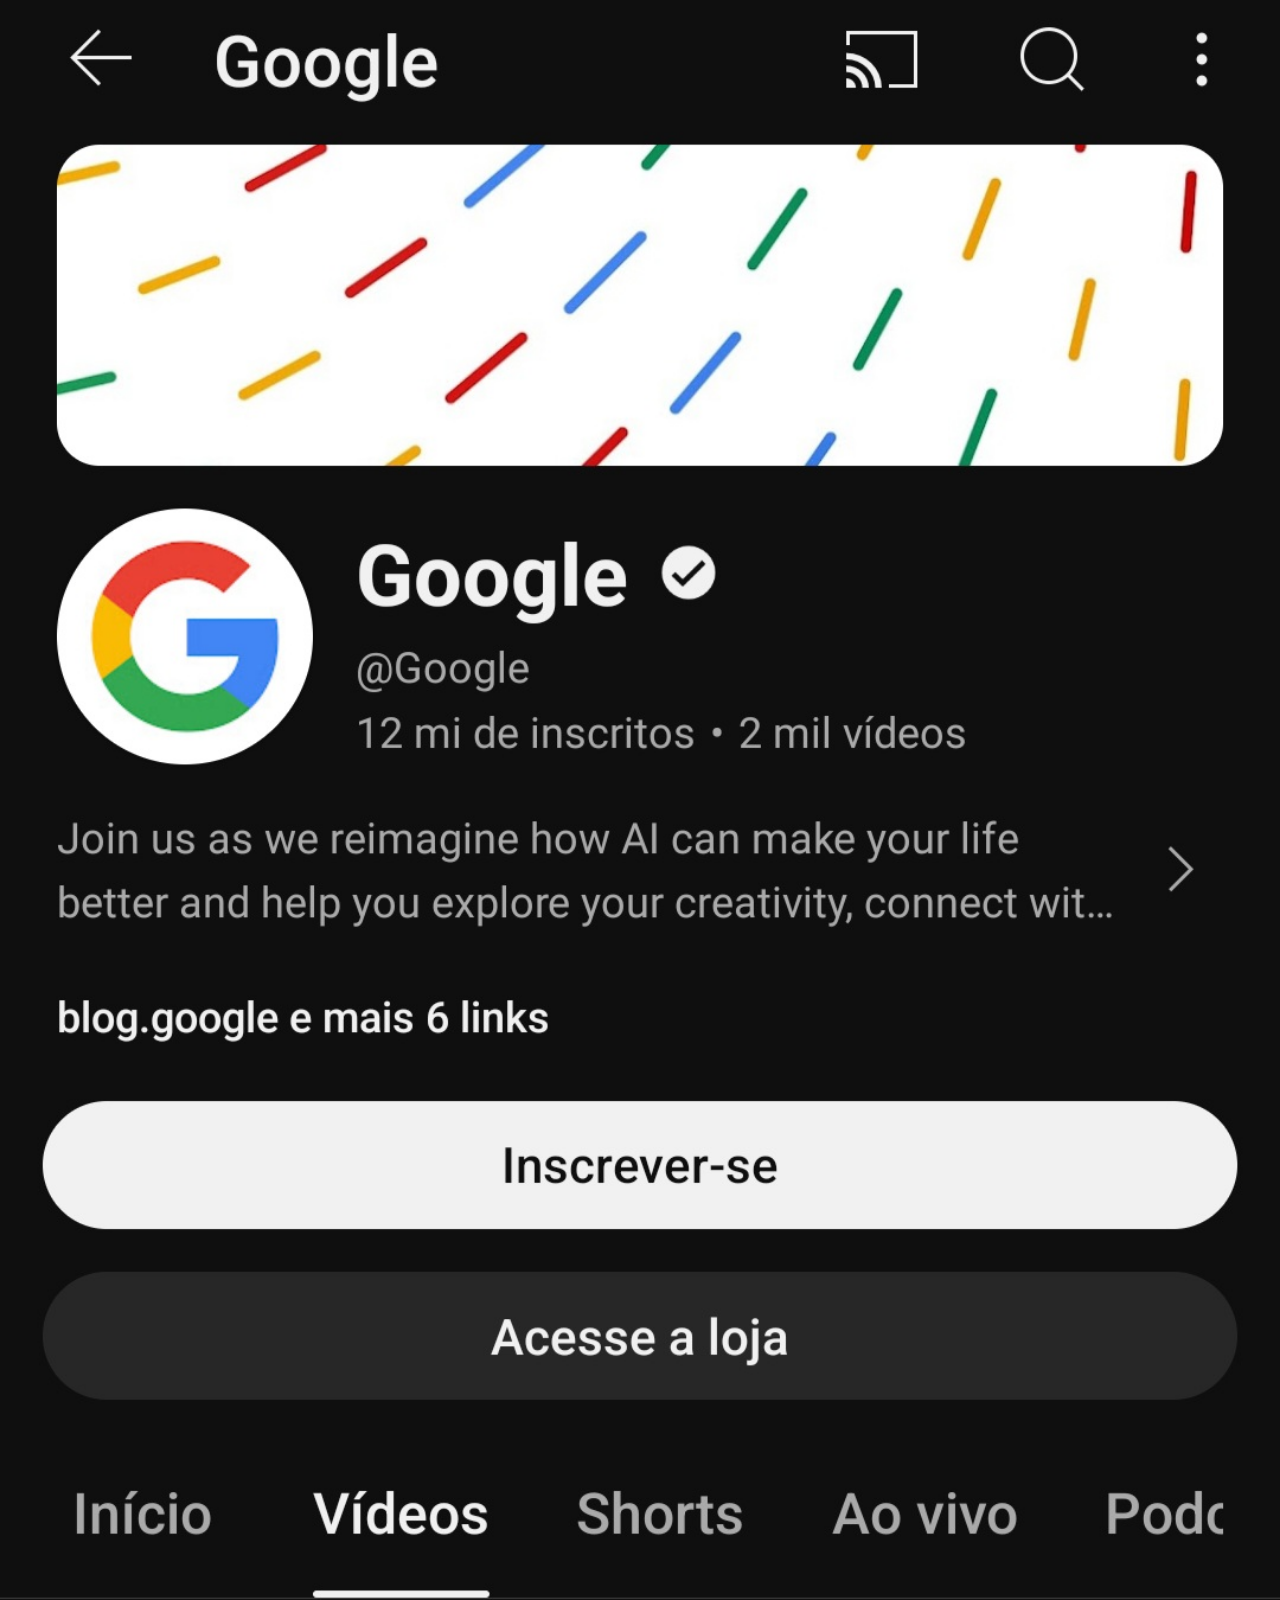
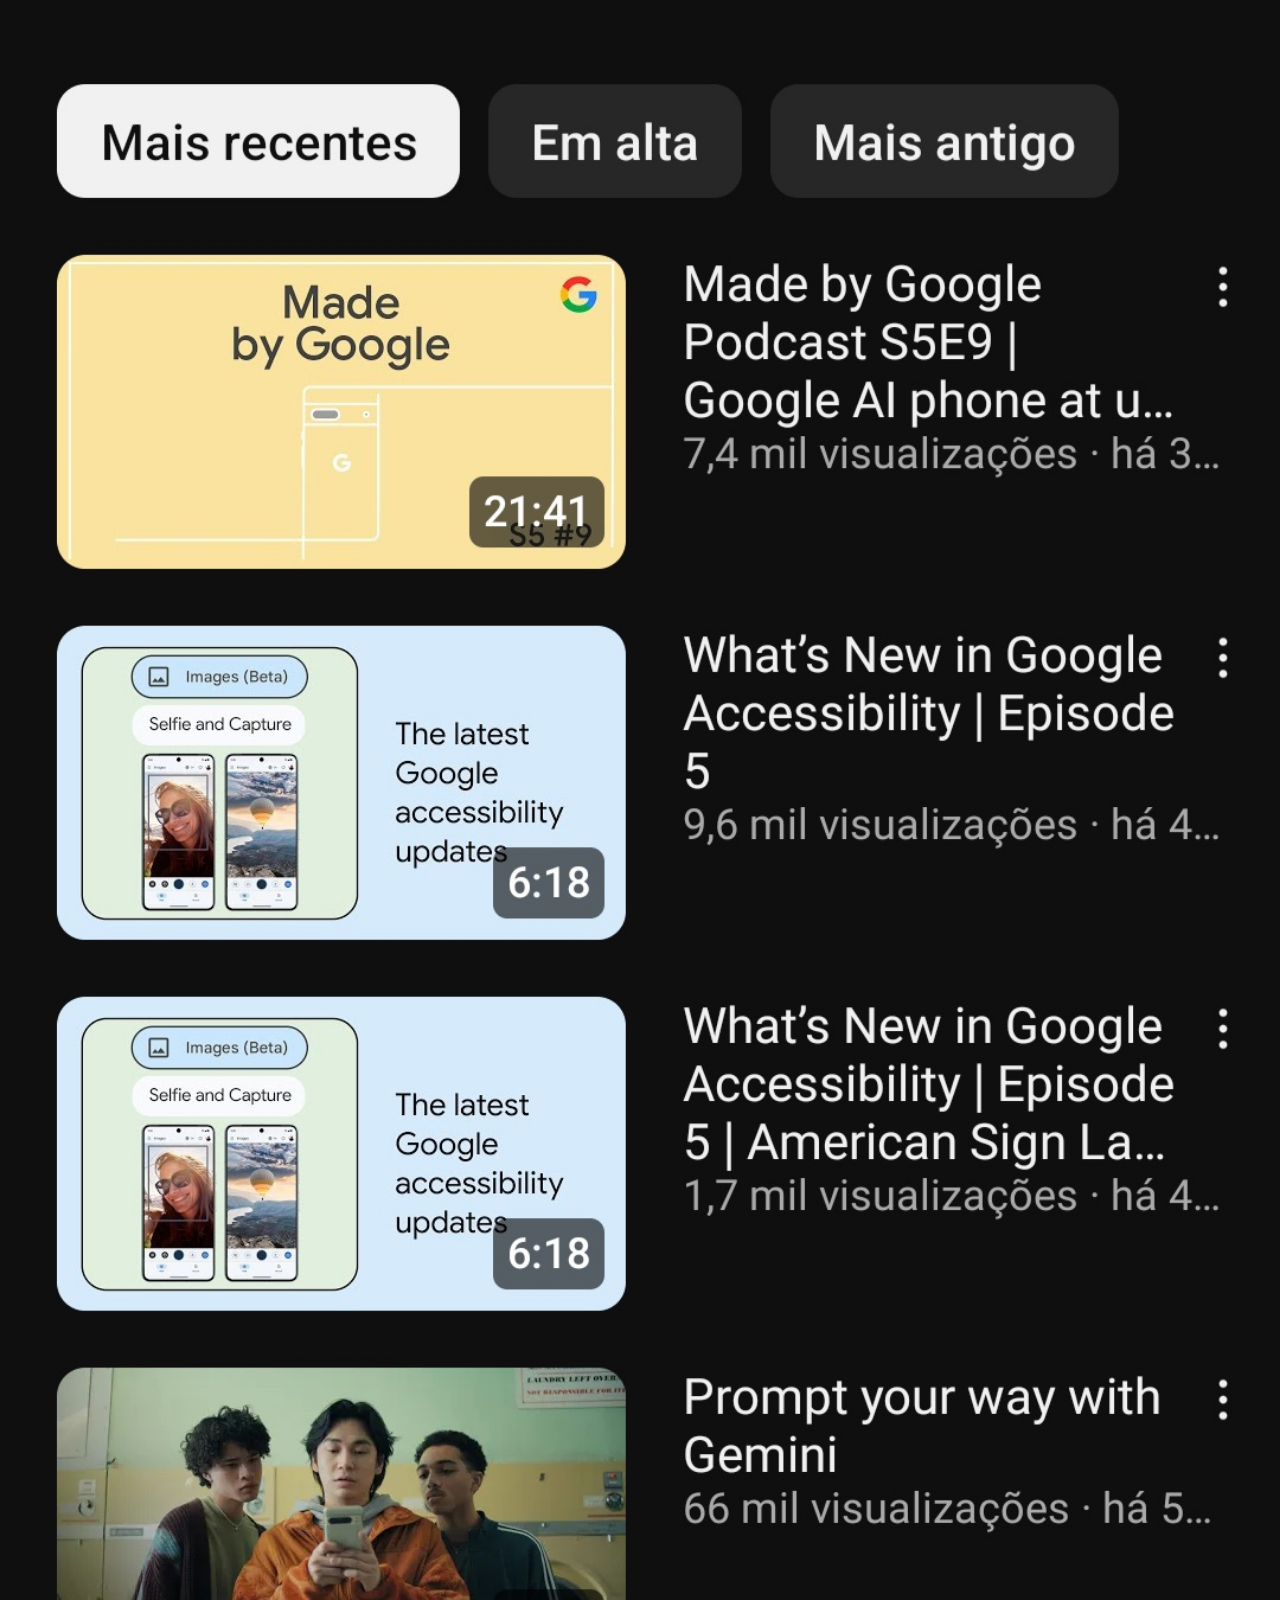
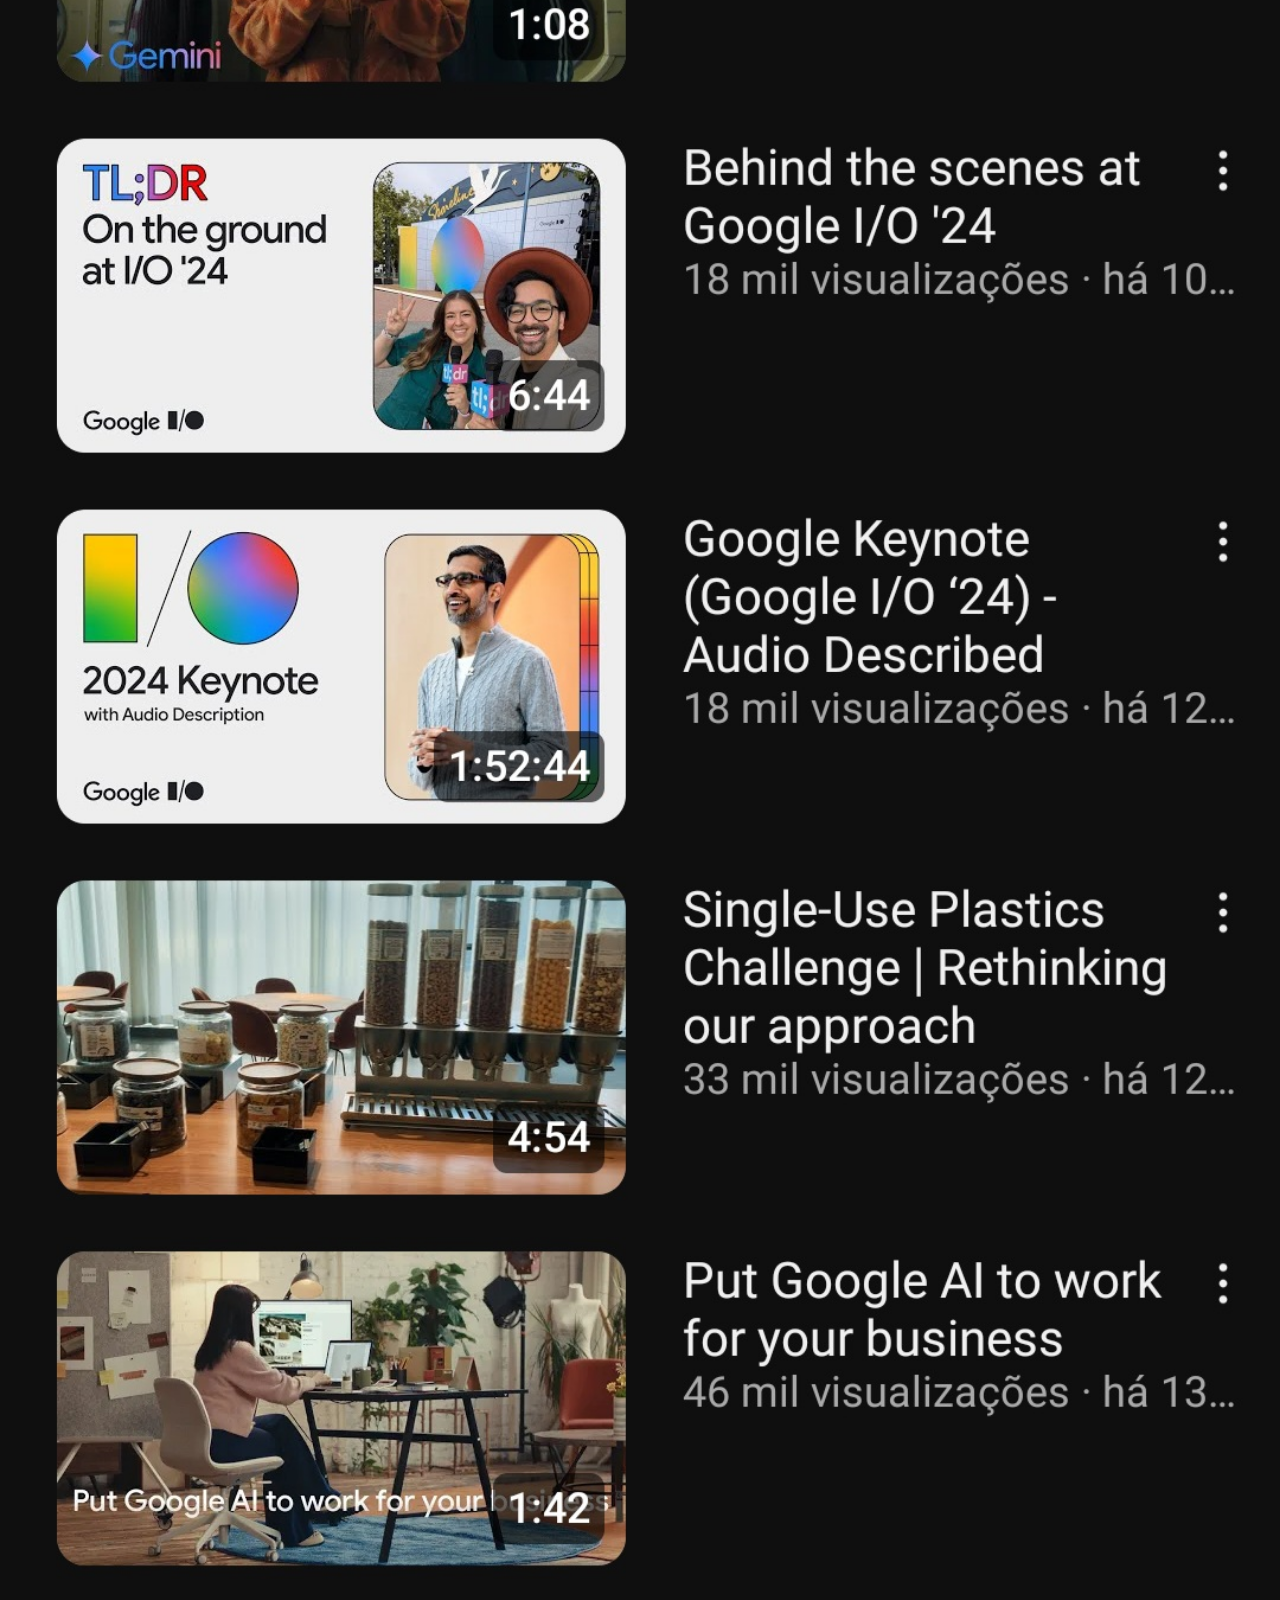
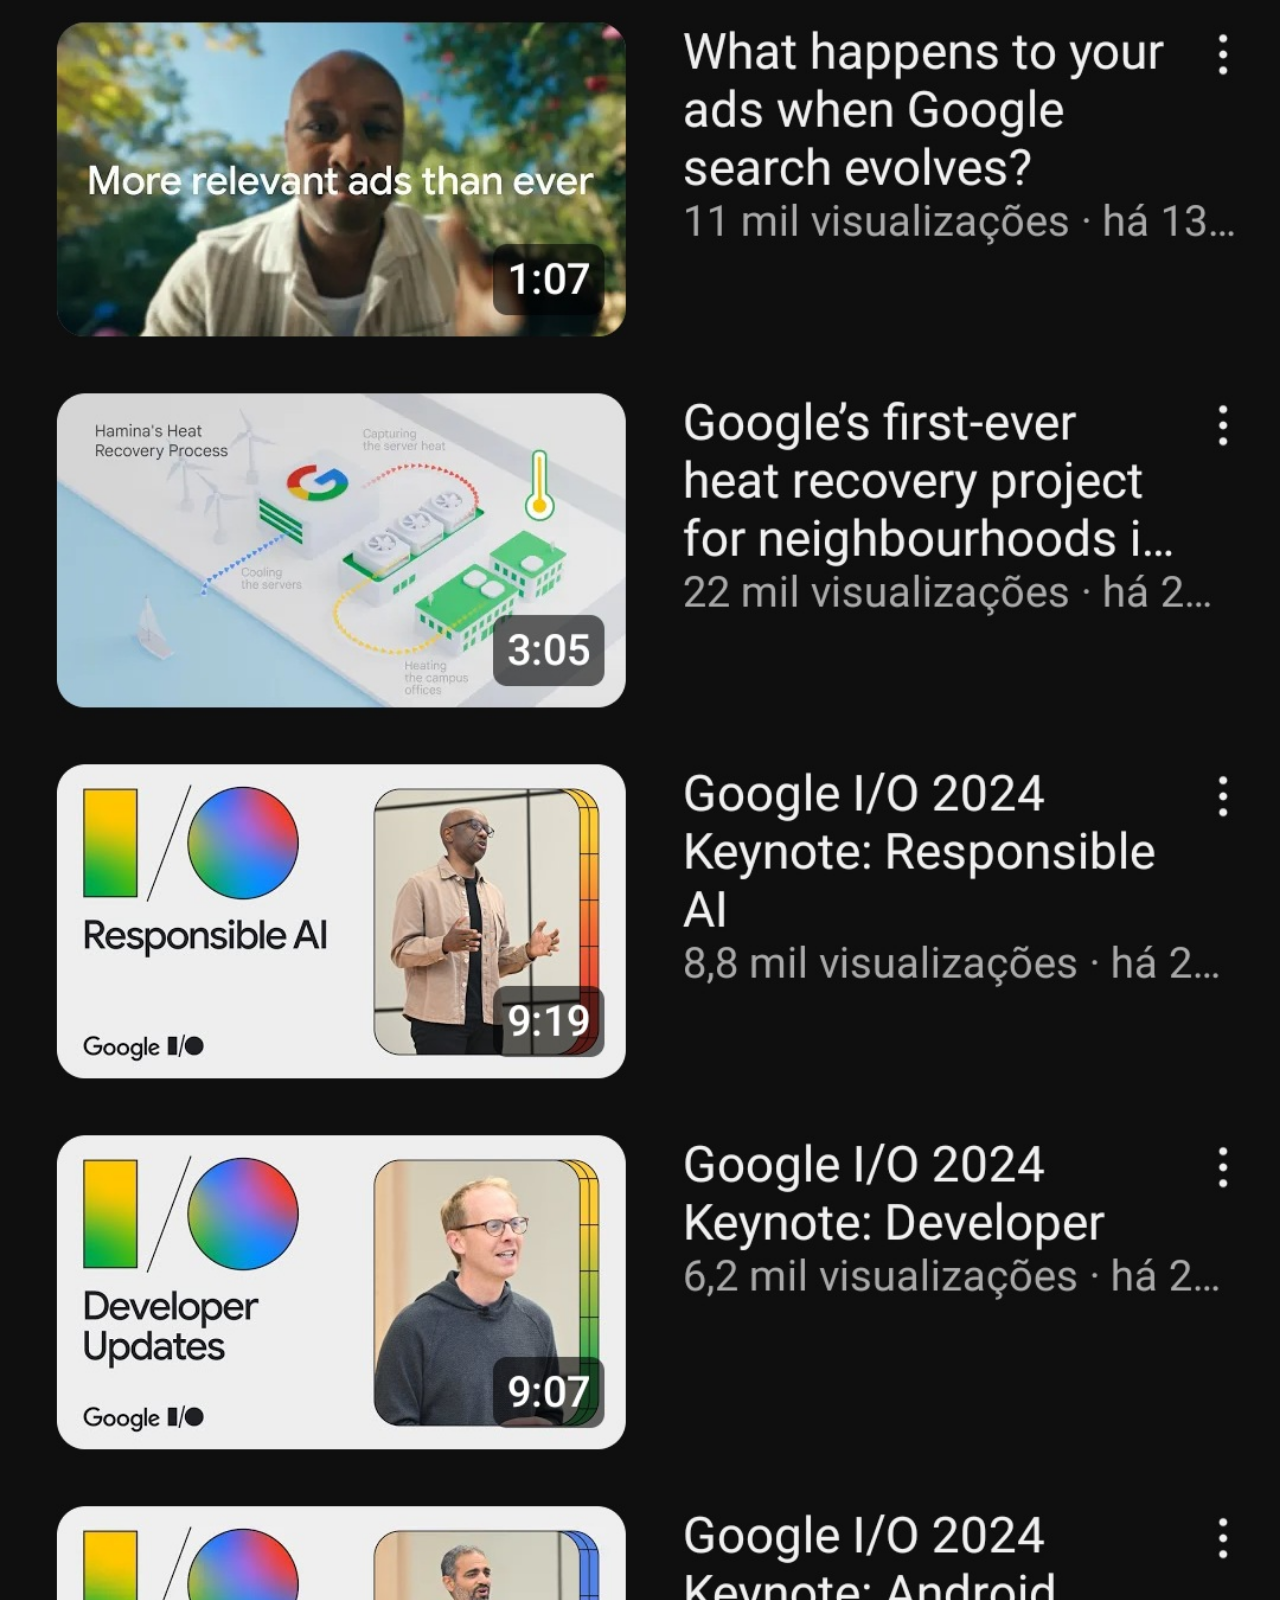
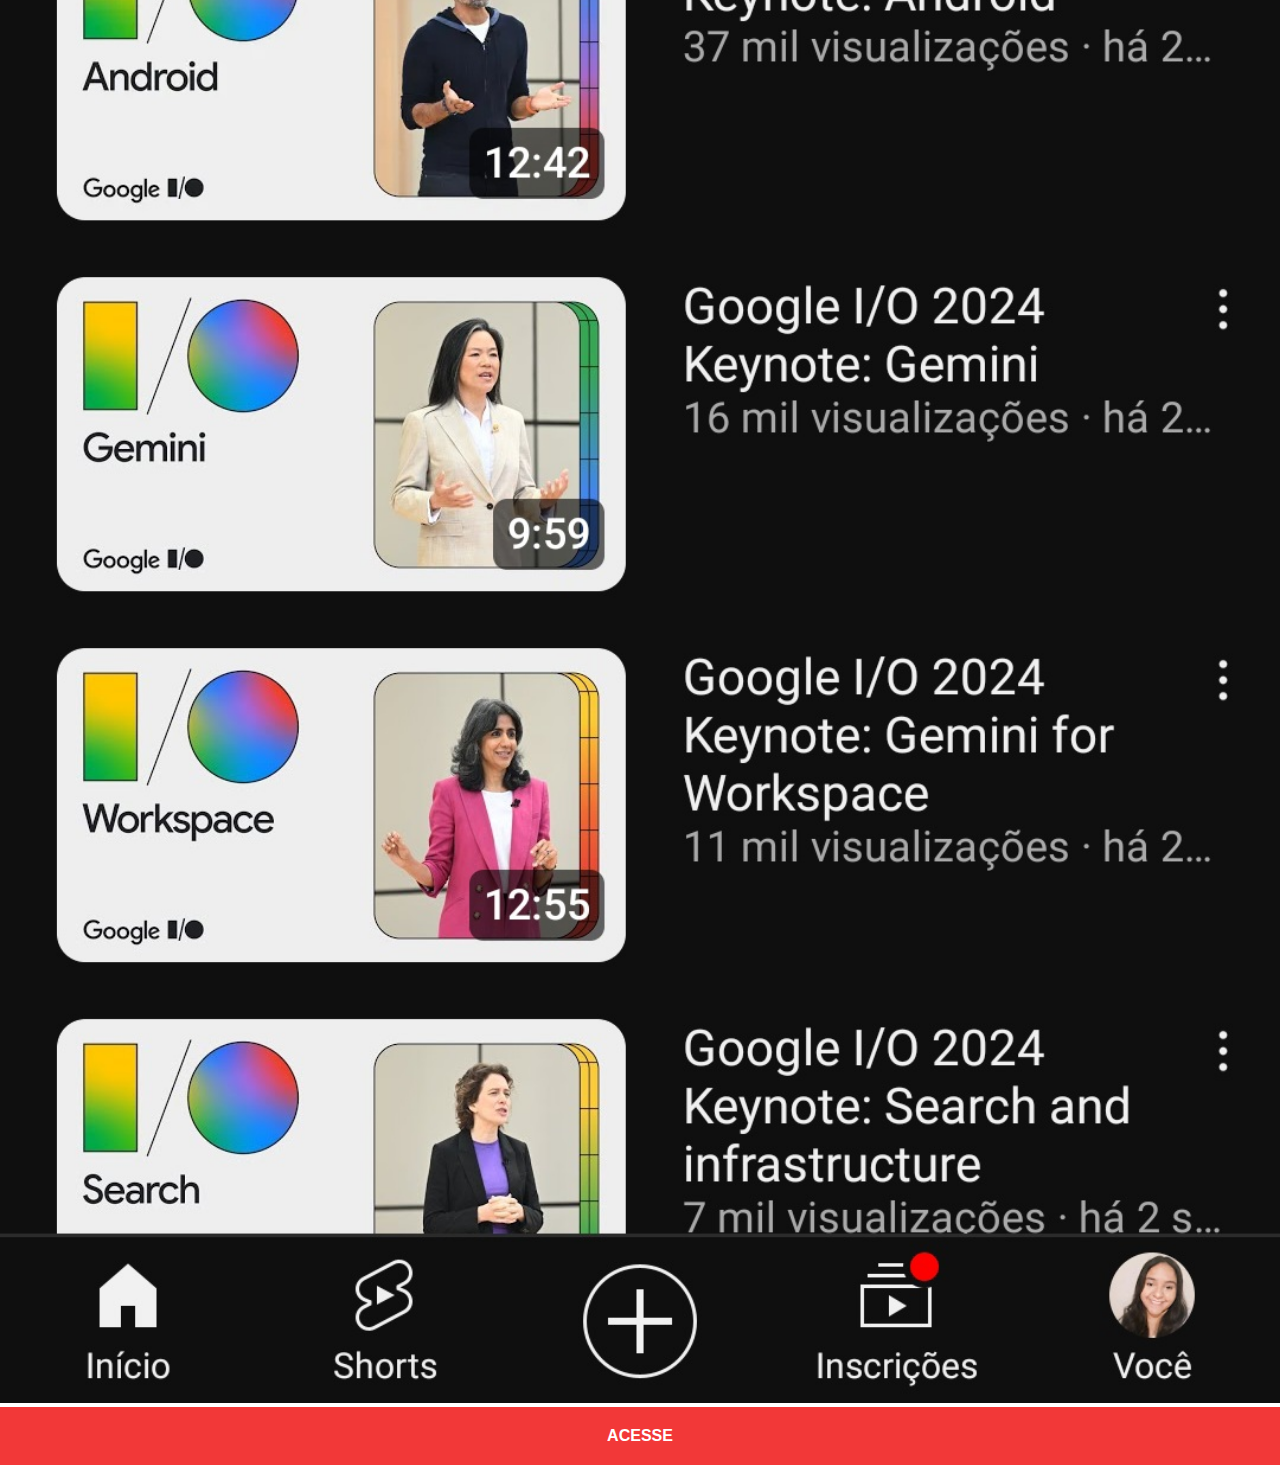
<file: youtube.html>
<!DOCTYPE html>
<html lang="pt-br">
<head>
    <meta charset="UTF-8">
    <meta name="viewport" content="width=device-width, initial-scale=1.0">
    <title>Youtube</title>
    <link rel="stylesheet" href="estilos/social.css">
</head>
<body>
    <img src="imagens/tela-youtube-google.jpg" alt="Youtube">
    <a href="https://www.youtube.com/@Google/videos" target="_blank">ACESSE</a>
</body>
</html>
</file>
<file: estilos/style.css>
@charset "UTF-8";

*{
    margin: 0px;
    padding: 0px;
    font-family: Arial, Helvetica, sans-serif;

}

html, body {
    height: 100vh;
    width: 100vw;
    background-color: black;
}

main {
    position: relative;
    height: 100vh;
}

body {
    background: url('../imagens/fundo-gradiente2.jpg') no-repeat top center;
    background-size: cover;
    background-attachment: fixed;
}

section#telefone {
    position: absolute;
    top: 50%;
    left: 50%;
    transform: translate(-50%, -50%);

    height: 627px;
    width: 311px;
    background: url('../imagens/frame-iphone.png') no-repeat;
}

iframe#tela {
    position: relative;
    top: 80px;
    left: 22px;
    width: 267px;
    height: 471px;
}

section#redes-sociais {
    text-align: right;
}

section#redes-sociais img {
    width: 50px;
    margin: 10px;
    border-radius: 50%;
    box-shadow: 2px 2px 5px rgba(0, 0, 0, 0.400);
    box-sizing: border-box;
}

section#redes-sociais img:hover {
    border: 2px solid rgba(255, 255, 255, 0.0637);
    transform: translate(-3px -3px);
    box-shadow: 5px 5px 10px rgba(0, 0, 0, 0.623);
    transition: transform 0.5s, border 1s;
}
</file>
<file: estilos/social.css>
@charset "UTF-8";

* {
    margin: 0px;
    padding: 0px;
    font-family: Arial, Helvetica, sans-serif;
}

::-webkit-scrollbar {
    width: 0px;
    height: 0px;
}

img {
    width: 100vw;
}

a {
    display: block;
    background-color:#F23838;
    color: white;
    padding: 20px;
    text-align: center;
    font-weight: bolder;
    text-decoration: none;
}

a:hover {
    background-color:#F2A007;
}
</file>
